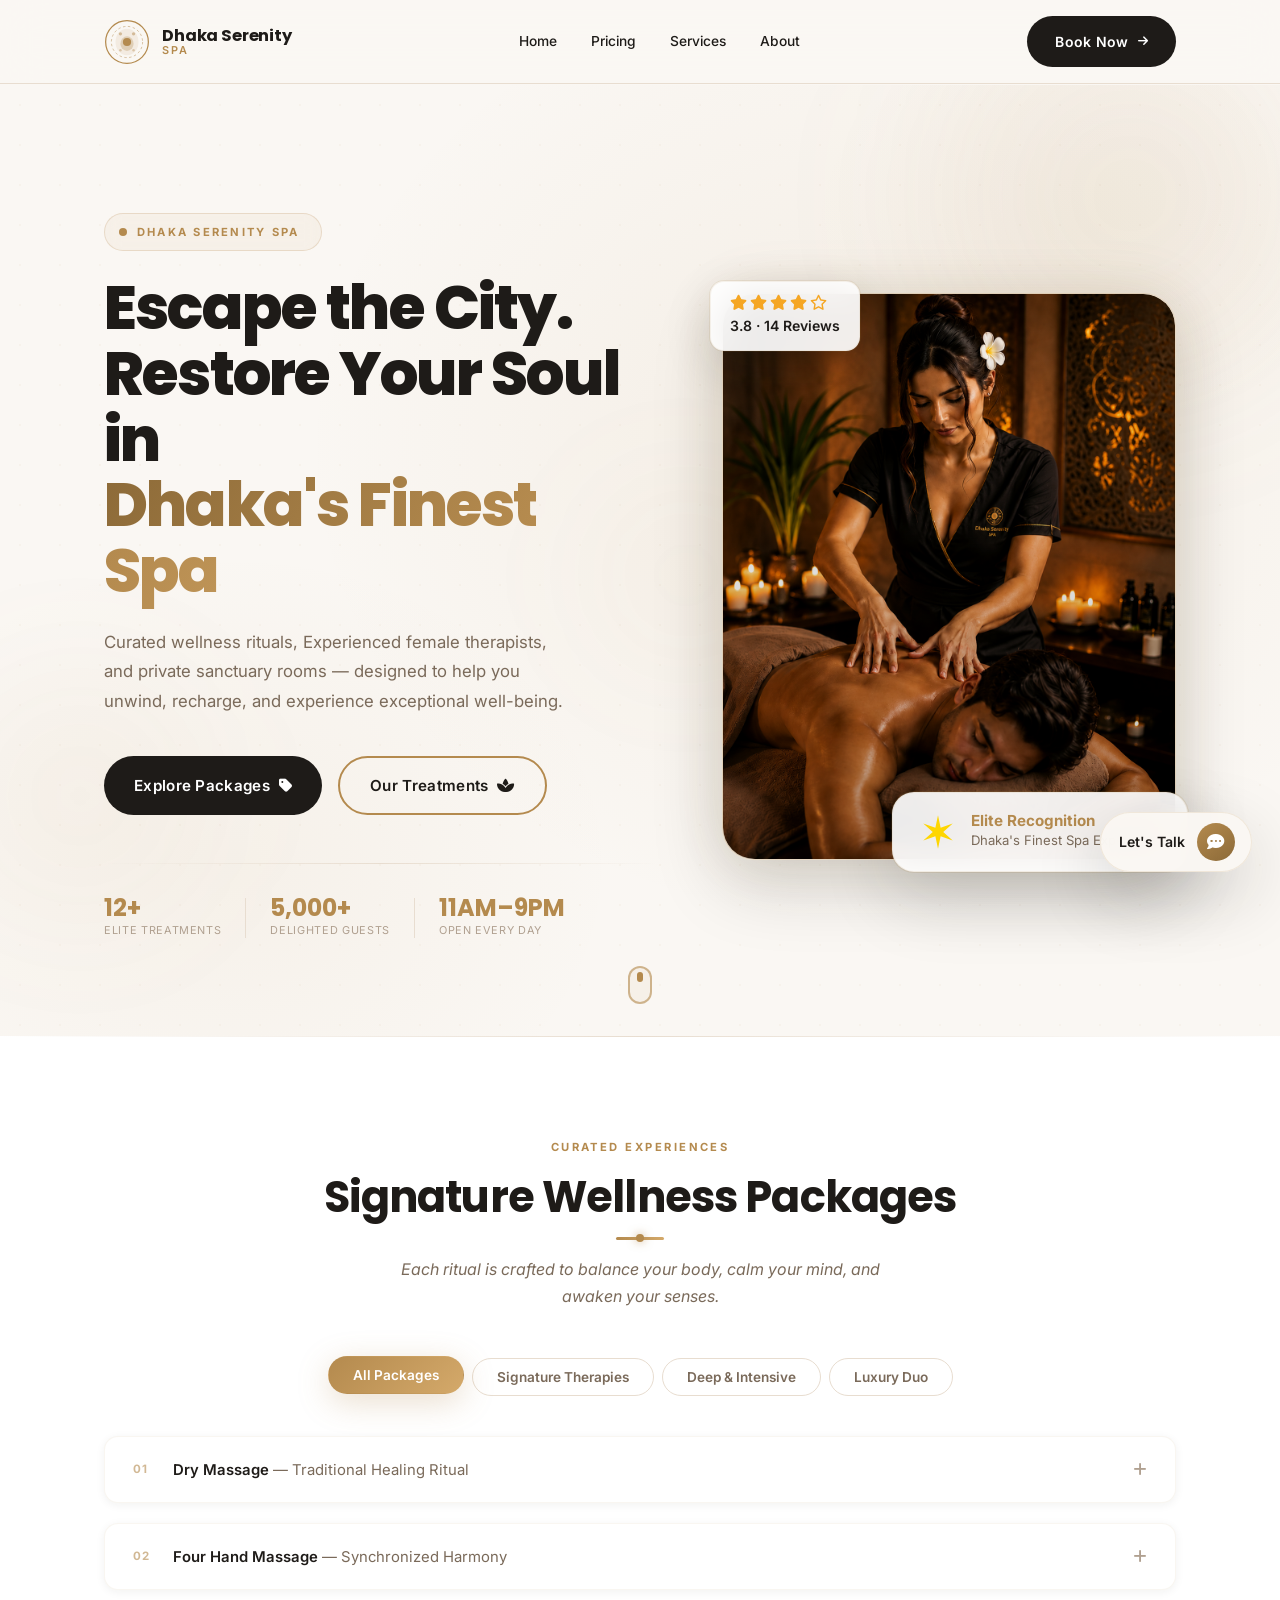
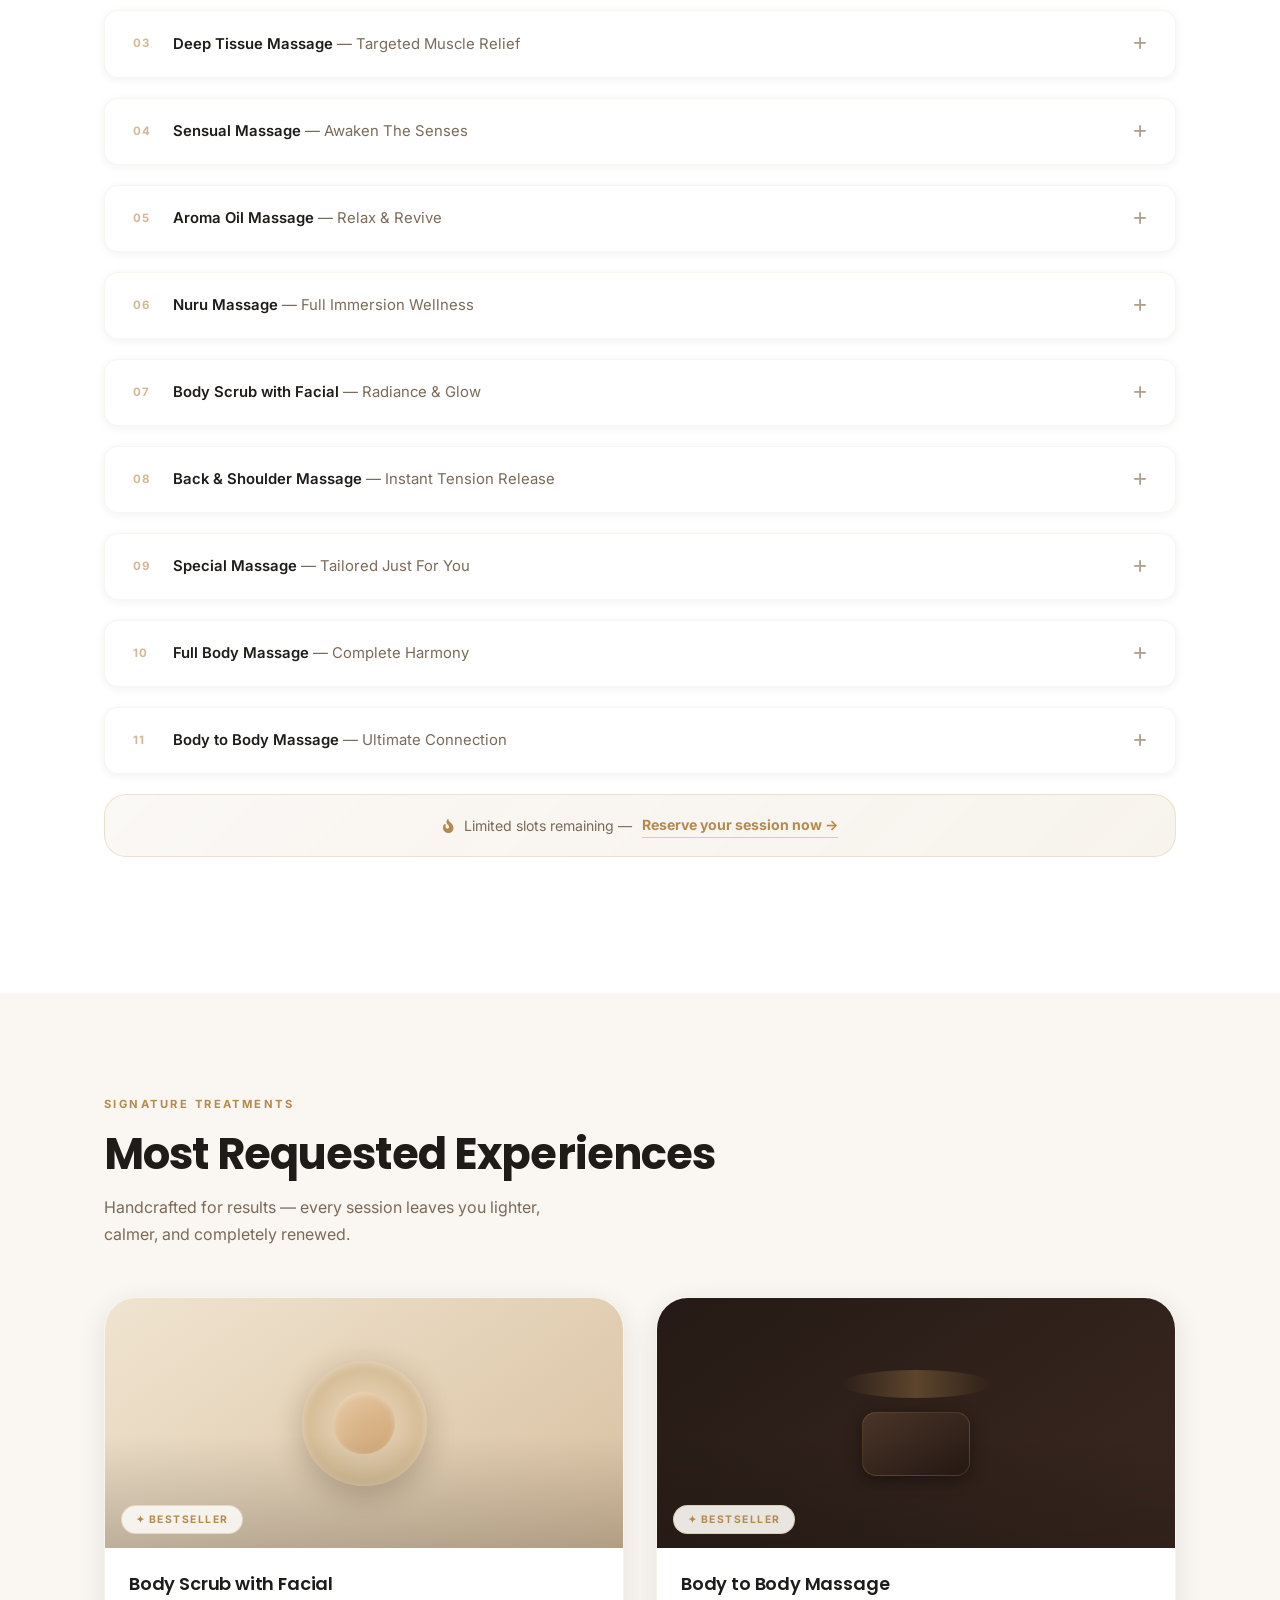
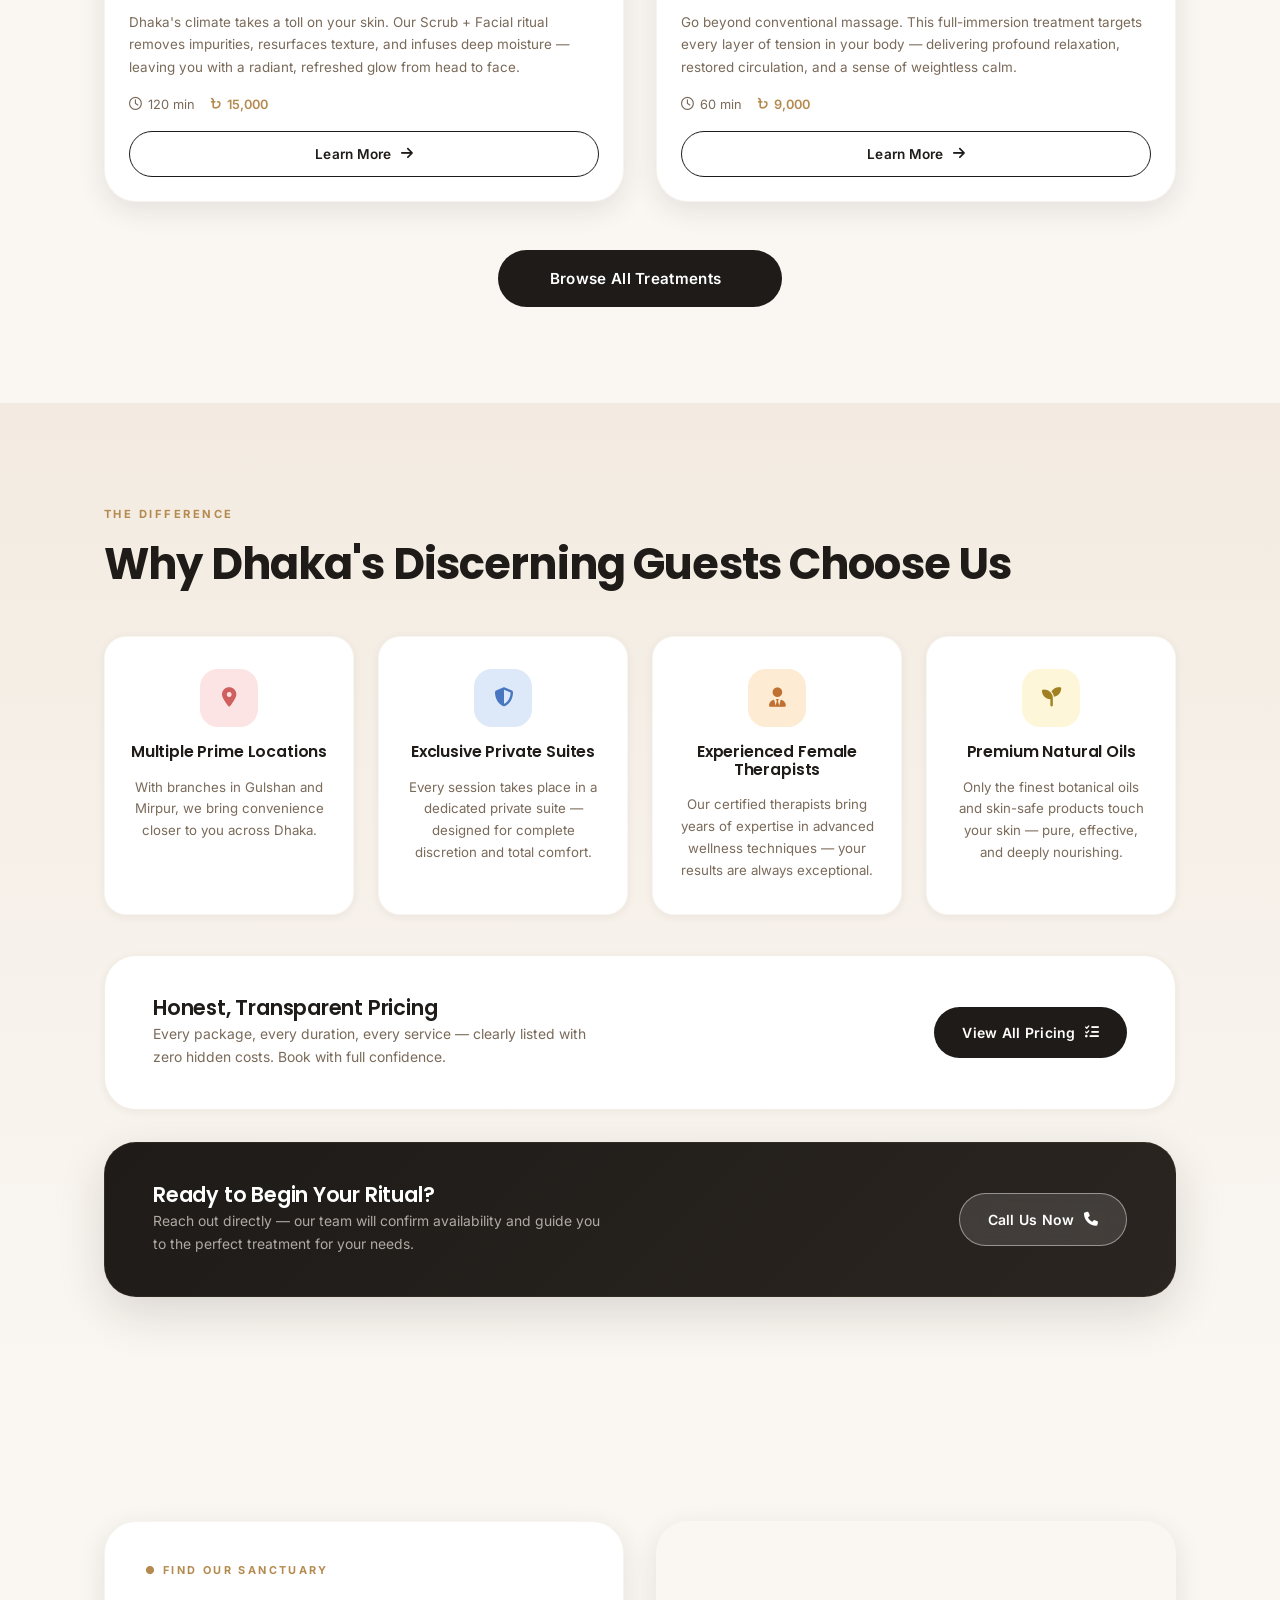
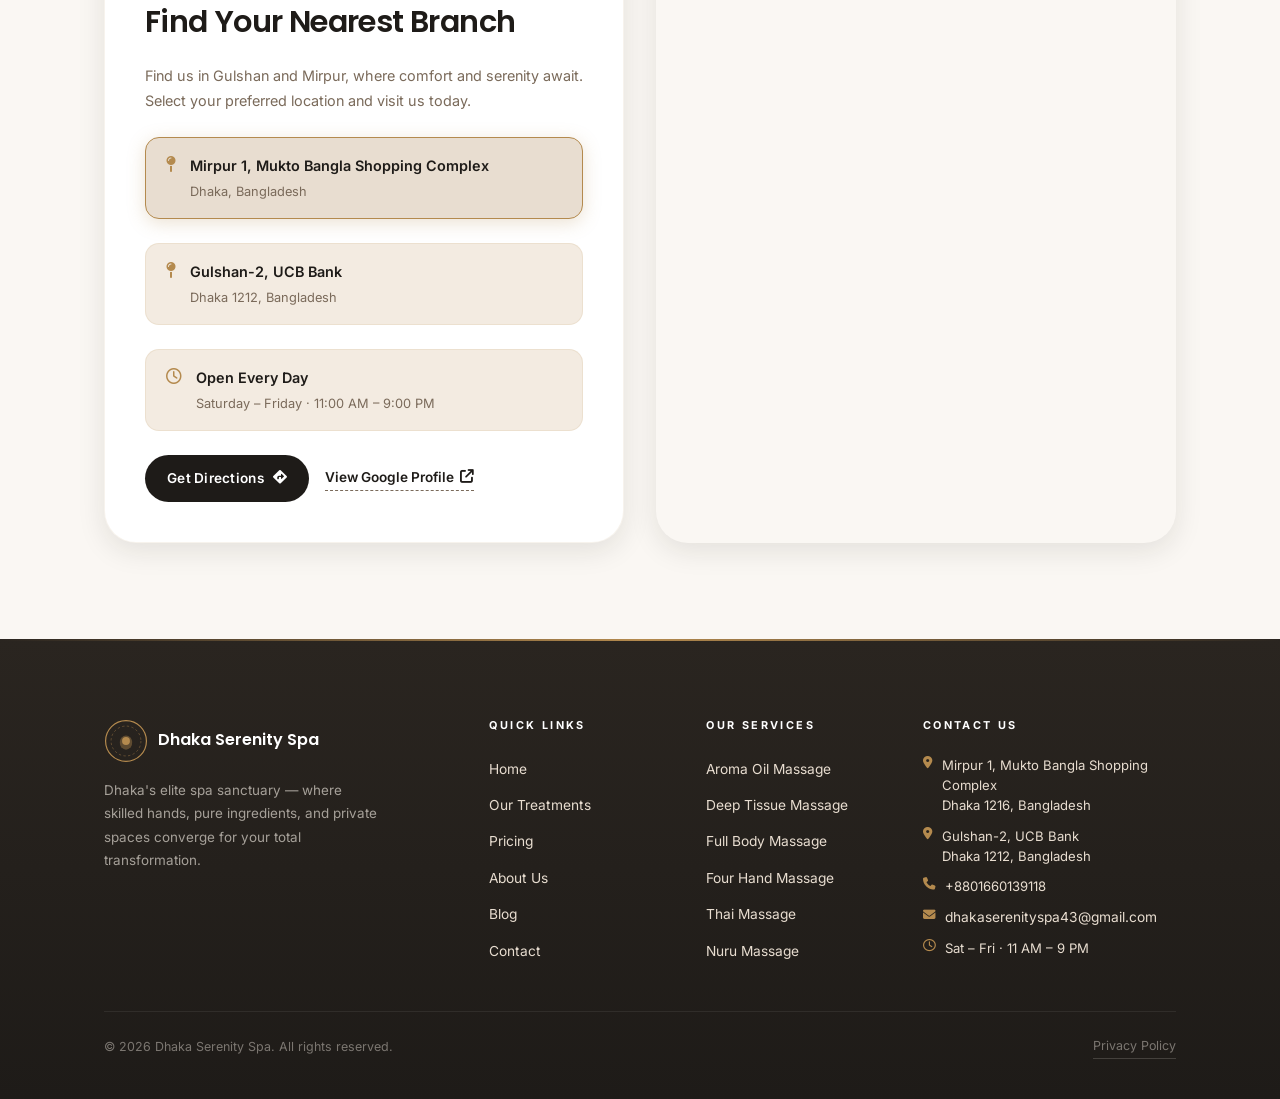
<file: index.html>
<!DOCTYPE html>
<html lang="en">
<head>
  <meta charset="UTF-8" />
  <meta name="viewport" content="width=device-width, initial-scale=1.0" />
  <meta name="description" content="Dhaka Serenity Spa – Dhaka's most premium spa sanctuary. Expert therapists, private suites & elite body treatments in Gulshan-1.">
  <title>Dhaka Serenity Spa – Elite Spa Sanctuary in Dhaka</title>

  <!-- Google Fonts: Poppins (headings) + Inter (body) -->
  <link rel="preconnect" href="https://fonts.googleapis.com" />
  <link rel="preconnect" href="https://fonts.gstatic.com" crossorigin />
  <link href="https://fonts.googleapis.com/css2?family=Poppins:wght@300;400;500;600;700;800;900&family=Inter:wght@300;400;500;600;700&display=swap" rel="stylesheet" />

  <!-- Font Awesome -->
  <link rel="stylesheet" href="https://cdnjs.cloudflare.com/ajax/libs/font-awesome/6.5.1/css/all.min.css" />

  <link rel="preload" href="styles.css" as="style" />
  <link rel="stylesheet" href="styles.css" />
</head>
<body>

  <!-- ============================================================
       PAGE LOADER
  ============================================================ -->
  <div id="page-loader" class="page-loader">
    <div class="loader-inner">
      <div class="loader-ring">
        <svg class="loader-logo" viewBox="0 0 80 80" fill="none" xmlns="http://www.w3.org/2000/svg">
          <circle cx="40" cy="40" r="36" stroke="#B48A4E" stroke-width="1.5"/>
          <circle cx="40" cy="40" r="28" stroke="#B48A4E" stroke-width="0.5" stroke-dasharray="4 4"/>
          <path d="M40 18 C28 18 20 28 20 40 C20 52 28 62 40 62 C52 62 60 52 60 40 C60 28 52 18 40 18Z" stroke="#B48A4E" stroke-width="1"/>
          <circle cx="40" cy="40" r="6" fill="#B48A4E"/>
          <line x1="40" y1="14" x2="40" y2="22" stroke="#B48A4E" stroke-width="1.5"/>
          <line x1="40" y1="58" x2="40" y2="66" stroke="#B48A4E" stroke-width="1.5"/>
          <line x1="14" y1="40" x2="22" y2="40" stroke="#B48A4E" stroke-width="1.5"/>
          <line x1="58" y1="40" x2="66" y2="40" stroke="#B48A4E" stroke-width="1.5"/>
        </svg>
      </div>
      <p class="loader-text">Dhaka Serenity Spa</p>
      <p class="loader-subtext">Crafting your escape…</p>
      <div class="loader-bar"><div class="loader-fill"></div></div>
    </div>
  </div>

  <!-- ============================================================
       NAVIGATION BAR
  ============================================================ -->
  <header class="navbar" id="navbar">
    <div class="nav-container">

      <a href="#" class="nav-logo" aria-label="Dhaka Serenity Spa Home">
        <div class="logo-mark">
          <svg viewBox="0 0 56 56" fill="none" xmlns="http://www.w3.org/2000/svg">
            <circle cx="28" cy="28" r="26" stroke="#B48A4E" stroke-width="1.5"/>
            <circle cx="28" cy="28" r="19" stroke="#B48A4E" stroke-width="0.6" stroke-dasharray="3 3"/>
            <path d="M28 12 C20 12 14 19 14 28 C14 37 20 44 28 44 C36 44 42 37 42 28 C42 19 36 12 28 12Z" fill="#F3EBE1"/>
            <path d="M22 24 Q28 18 34 24 Q38 30 34 36 Q28 42 22 36 Q18 30 22 24Z" fill="#B48A4E" opacity="0.3"/>
            <circle cx="28" cy="28" r="5" fill="#B48A4E"/>
            <circle cx="20" cy="18" r="2" fill="#B48A4E" opacity="0.5"/>
            <circle cx="36" cy="18" r="2" fill="#B48A4E" opacity="0.5"/>
            <circle cx="20" cy="38" r="1.5" fill="#B48A4E" opacity="0.4"/>
            <circle cx="36" cy="38" r="1.5" fill="#B48A4E" opacity="0.4"/>
          </svg>
        </div>
        <div class="logo-text">
          <span class="logo-name">Dhaka Serenity</span>
          <span class="logo-sub">Spa</span>
        </div>
      </a>

      <nav class="nav-links" id="nav-links" aria-label="Primary navigation">
        <span class="nav-pill-highlight" id="nav-pill"></span>
        <a href="#hero"      class="nav-link" data-nav>Home</a>
        <a href="pricing.html"   class="nav-link" data-nav>Pricing</a>
        <a href="services.html"  class="nav-link" data-nav>Services</a>
        <a href="about.html" class="nav-link" data-nav>About</a>
      </nav>

      <a href="book_now.html" class="btn btn-dark nav-cta">
        <span>Book Now</span>
        <i class="fa-solid fa-arrow-right btn-icon"></i>
      </a>

      <button class="hamburger" id="hamburger" aria-label="Toggle mobile menu" aria-expanded="false">
        <span></span><span></span><span></span>
      </button>
    </div>

    <div class="mobile-menu" id="mobile-menu" aria-hidden="true">
      <a href="#hero"      class="mobile-link">Home</a>
      <a href="pricing.html"   class="mobile-link">Pricing</a>
      <a href="services.html"  class="mobile-link">Services</a>
      <a href="about.html"     class="mobile-link">About</a>
      <a href="book_now.html"   class="btn btn-dark mobile-cta">Book Now</a>
    </div>
  </header>


  <!--============================================================
       HERO SECTION
============================================================ -->
<section class="hero-section" style="will-change: transform;" id="hero">
  <!-- Floating ambient orbs -->
  <div class="hero-orb hero-orb-1" aria-hidden="true"></div>
  <div class="hero-orb hero-orb-2" aria-hidden="true"></div>
  <div class="hero-orb hero-orb-3" aria-hidden="true"></div>

  <div class="hero-container">

    <!-- LEFT COLUMN -->
    <div class="hero-text-col">

      <div class="hero-badge reveal-up">
        <span class="badge-dot" id="badge-dot"></span>
        <span class="badge-text">DHAKA SERENITY SPA</span>
      </div>

      <h1 class="hero-h1 reveal-up" style="--delay:0.1s">
        Escape the City.<br>
        Restore Your Soul in<br>
        <span class="hero-h1-gradient">Dhaka's Finest Spa</span>
      </h1>

      <p class="hero-subtext reveal-up" style="--delay:0.2s">
        Curated wellness rituals, Experienced female therapists, and private sanctuary rooms — designed to help you unwind, recharge, and experience exceptional well-being.
      </p>

      <div class="hero-btns reveal-up" style="--delay:0.3s">
        <a href="#pricing" class="btn btn-dark btn-hero ripple-btn">
          <span>Explore Packages</span>
          <i class="fa-solid fa-tag"></i>
        </a>
        <a href="#services" class="btn btn-outline btn-hero">
          <span>Our Treatments</span>
          <i class="fa-solid fa-spa"></i>
        </a>
      </div>

      <div class="hero-stats reveal-up" style="--delay:0.4s">
        <div class="stats-divider"></div>
        <div class="stats-row">
          <div class="stat-item">
            <span class="stat-number">12+</span>
            <span class="stat-label">Elite Treatments</span>
          </div>
          <div class="stats-sep"></div>
          <div class="stat-item">
            <span class="stat-number">5000+</span>
            <span class="stat-label">Delighted Guests</span>
          </div>
          <div class="stats-sep"></div>
          <div class="stat-item">
            <span class="stat-number">11AM–9PM</span>
            <span class="stat-label">Open Every Day</span>
          </div>
        </div>
      </div>

    </div>

    <!-- RIGHT COLUMN: Visual -->
    <div class="hero-visual-col reveal-right">
      <div class="hero-visual-inner">

        <div class="hero-img-bg"></div>

        <!-- IMAGE -->
        <div class="hero-img-frame">
          <img src="hero-spa.png" class="hero-img" alt="Luxury Spa Experience">
        </div>

        <!-- Floating Award Badge -->
        <div class="floating-badge reveal-scale" id="floatingBadge" style="--delay:0.6s">
          <div class="fb-icon">
            <svg viewBox="0 0 40 40" fill="none" xmlns="http://www.w3.org/2000/svg" class="fb-sparkle">
              <path d="M20 4 L22.5 16 L34 12 L25 20 L34 28 L22.5 24 L20 36 L17.5 24 L6 28 L15 20 L6 12 L17.5 16 Z" fill="url(#goldGrad2)"/>
              <defs>
                <linearGradient id="goldGrad2" x1="0" y1="0" x2="40" y2="40">
                  <stop offset="0%" stop-color="#FFD700"/>
                  <stop offset="100%" stop-color="#B48A4E"/>
                </linearGradient>
              </defs>
            </svg>
          </div>
          <div class="fb-content">
            <span class="fb-title">Elite Recognition</span>
            <span class="fb-subtitle">Dhaka's Finest Spa Experience</span>
          </div>
        </div>

        <!-- Floating Rating Badge -->
        <div class="floating-rating-badge reveal-scale" style="--delay:0.7s">
          <div class="frb-stars">
            <i class="fa-solid fa-star"></i>
            <i class="fa-solid fa-star"></i>
            <i class="fa-solid fa-star"></i>
            <i class="fa-solid fa-star"></i>
            <i class="fa-regular fa-star"></i>
          </div>
          <span class="frb-text">3.8 · 14 Reviews</span>
        </div>

      </div>
    </div>

  </div> 
  <!-- SCROLL INDICATOR -->
<div class="scroll-indicator">
  <div class="scroll-track">
    <div class="scroll-dot"></div>
  </div>
</div>
</section> 
        

         


  <!-- ============================================================
       TABBED FILTER / ACCORDION
  ============================================================ -->
  <section class="accordion-section" id="packages">
    <div class="section-container">

      <div class="section-header center-text">
        <span class="section-tag reveal-up">CURATED EXPERIENCES</span>
        <h2 class="section-title reveal-up" style="--delay:0.1s">Signature Wellness Packages</h2>
        <div class="section-divider reveal-up" style="--delay:0.15s"></div>
        <p class="section-subtitle reveal-up" style="--delay:0.2s"><em>Each ritual is crafted to balance your body, calm your mind, and awaken your senses.</em></p>
      </div>

      <div class="tab-filter reveal-up" style="--delay:0.25s" role="tablist" aria-label="Service categories">
        <button class="tab-btn active" data-tab="all"        role="tab" aria-selected="true">All Packages</button>
        <button class="tab-btn"        data-tab="signature"  role="tab" aria-selected="false">Signature Therapies</button>
        <button class="tab-btn"        data-tab="deep"       role="tab" aria-selected="false">Deep &amp; Intensive</button>
        <button class="tab-btn"        data-tab="duo"        role="tab" aria-selected="false">Luxury Duo</button>
      </div>

     <!-- 01 -->
      <div class="accordion-list reveal-up" style="--delay:0.3s" id="accordionList">
<div class="accordion-item" data-category="all signature" tabindex="0">
  <div class="acc-left">
    <span class="acc-number">01</span>
    <span class="acc-title">Dry Massage <span class="acc-sub">— Traditional Healing Ritual</span></span>
  </div>
  <span class="acc-icon"><i class="fa-solid fa-plus"></i></span>
</div>
<div class="accordion-content">
  <div class="acc-content-inner">
    <p class="acc-desc">Rooted in ancient healing traditions, this oil-free massage targets pressure points and applies deep rhythmic stretching to dissolve chronic tension — no oils, just skilled hands and focused technique.</p>
    <div class="acc-prices">
      <span class="price-pill">60 min – 6,000 Tk</span>
      <span class="divider"></span>
      <span class="price-pill">90 min – 9,000 Tk</span>
      <span class="divider"></span>
      <span class="price-pill">120 min – 11,000 Tk</span>
    </div>
    <p class="acc-benefit">Increases flexibility & blood flow. Best for office stress.</p>
  </div>
</div>

<!-- 02 -->
<div class="accordion-item" data-category="all duo" tabindex="0">
  <div class="acc-left">
    <span class="acc-number">02</span>
    <span class="acc-title">Four Hand Massage <span class="acc-sub">— Synchronized Harmony</span></span>
  </div>
  <span class="acc-icon"><i class="fa-solid fa-plus"></i></span>
</div>
<div class="accordion-content">
  <div class="acc-content-inner">
    <p class="acc-desc">Two therapists move in perfect unison across your body, creating a seamless, almost meditative flow of touch. The mirrored movements trick the mind into deeper relaxation than a single therapist can achieve.</p>
    <div class="acc-prices">
      <span class="price-pill">60 min – 6,000 Tk</span>
      <span class="divider"></span>
      <span class="price-pill">90 min – 9,000 Tk</span>
      <span class="divider"></span>
      <span class="price-pill">120 min – 11,000 Tk</span>
    </div>
    <p class="acc-benefit">Deeply sedating. Ideal for anxiety & mental fatigue.</p>
  </div>
</div>

<!-- 03 -->
<div class="accordion-item" data-category="all deep" tabindex="0">
  <div class="acc-left">
    <span class="acc-number">03</span>
    <span class="acc-title">Deep Tissue Massage <span class="acc-sub">— Targeted Muscle Relief</span></span>
  </div>
  <span class="acc-icon"><i class="fa-solid fa-plus"></i></span>
</div>
<div class="accordion-content">
  <div class="acc-content-inner">
    <p class="acc-desc">Slow, deliberate strokes reach beneath the superficial muscles to break down adhesions and knots in the connective tissue. Designed for those carrying long-term muscular strain or recovering from physical overuse.</p>
    <div class="acc-prices">
      <span class="price-pill">60 min – 6,000 Tk</span>
      <span class="divider"></span>
      <span class="price-pill">90 min – 9,000 Tk</span>
      <span class="divider"></span>
      <span class="price-pill">120 min – 11,000 Tk</span>
    </div>
    <p class="acc-benefit">Relieves chronic pain & stiffness. Best post-workout recovery.</p>
  </div>
</div>

<!-- 04 -->
<div class="accordion-item" data-category="all signature" tabindex="0">
  <div class="acc-left">
    <span class="acc-number">04</span>
    <span class="acc-title">Sensual Massage <span class="acc-sub">— Awaken The Senses</span></span>
  </div>
  <span class="acc-icon"><i class="fa-solid fa-plus"></i></span>
</div>
<div class="accordion-content">
  <div class="acc-content-inner">
    <p class="acc-desc">A slow, exploratory full-body experience designed to heighten bodily awareness and dissolve inhibition. Gentle feather strokes and deliberate touch work together to awaken every nerve ending and restore sensory connection.</p>
    <div class="acc-prices">
      <span class="price-pill">60 min – 6,000 Tk</span>
      <span class="divider"></span>
      <span class="price-pill">90 min – 9,000 Tk</span>
      <span class="divider"></span>
      <span class="price-pill">120 min – 11,000 Tk</span>
    </div>
    <p class="acc-benefit">Restores mind-body connection. Perfect for deep personal unwinding.</p>
  </div>
</div>

<!-- 05 -->
<div class="accordion-item" data-category="all signature" tabindex="0">
  <div class="acc-left">
    <span class="acc-number">05</span>
    <span class="acc-title">Aroma Oil Massage <span class="acc-sub">— Relax &amp; Revive</span></span>
  </div>
  <span class="acc-icon"><i class="fa-solid fa-plus"></i></span>
</div>
<div class="accordion-content">
  <div class="acc-content-inner">
    <p class="acc-desc">Premium essential oils — chosen to match your mood and needs — are blended into long, flowing strokes that ease tension while their therapeutic scent calms the nervous system. Your skin drinks in nourishment as your mind exhales.</p>
    <div class="acc-prices">
      <span class="price-pill">60 min – 6,000 Tk</span>
      <span class="divider"></span>
      <span class="price-pill">90 min – 9,000 Tk</span>
      <span class="divider"></span>
      <span class="price-pill">120 min – 11,000 Tk</span>
    </div>
    <p class="acc-benefit">Nourishes skin & calms nerves. Great for sleep improvement.</p>
  </div>
</div>

<!-- 06 -->
<div class="accordion-item" data-category="all deep" tabindex="0">
  <div class="acc-left">
    <span class="acc-number">06</span>
    <span class="acc-title">Nuru Massage <span class="acc-sub">— Full Immersion Wellness</span></span>
  </div>
  <span class="acc-icon"><i class="fa-solid fa-plus"></i></span>
</div>
<div class="accordion-content">
  <div class="acc-content-inner">
    <p class="acc-desc">Originating in Japan, this full-body immersion technique uses a warm, ultra-slick nuru gel derived from seaweed. The frictionless gliding motions cover every muscle group for a profoundly deep release that conventional massage cannot replicate.</p>
    <div class="acc-prices">
      <span class="price-pill">60 min – 6,000 Tk</span>
      <span class="divider"></span>
      <span class="price-pill">90 min – 9,000 Tk</span>
      <span class="divider"></span>
      <span class="price-pill">120 min – 11,000 Tk</span>
    </div>
    <p class="acc-benefit">Full-body tension release. Unique sensory experience.</p>
  </div>
</div>

<!-- 07 -->
<div class="accordion-item" data-category="all signature" tabindex="0">
  <div class="acc-left">
    <span class="acc-number">07</span>
    <span class="acc-title">Body Scrub with Facial <span class="acc-sub">— Radiance &amp; Glow</span></span>
  </div>
  <span class="acc-icon"><i class="fa-solid fa-plus"></i></span>
</div>
<div class="accordion-content">
  <div class="acc-content-inner">
    <p class="acc-desc">A dual-action treatment that exfoliates the entire body with a fine mineral scrub to reveal fresh, luminous skin — then pairs it with a targeted facial cleanse and hydration ritual, leaving face and body glowing in unison.</p>
    <div class="acc-prices">
      <span class="price-pill">60 min – 6,000 Tk</span>
      <span class="divider"></span>
      <span class="price-pill">90 min – 9,000 Tk</span>
      <span class="divider"></span>
      <span class="price-pill">120 min – 11,000 Tk</span>
    </div>
    <p class="acc-benefit">Removes dead skin & brightens complexion. Ideal pre-event treatment.</p>
  </div>
</div>

<!-- 08 -->
<div class="accordion-item" data-category="all deep" tabindex="0">
  <div class="acc-left">
    <span class="acc-number">08</span>
    <span class="acc-title">Back &amp; Shoulder Massage <span class="acc-sub">— Instant Tension Release</span></span>
  </div>
  <span class="acc-icon"><i class="fa-solid fa-plus"></i></span>
</div>
<div class="accordion-content">
  <div class="acc-content-inner">
    <p class="acc-desc">A focused, high-impact session targeting the two areas that bear the most daily strain — the upper back and shoulder girdle. Therapists use firm kneading and cross-fiber friction to break up knots and restore range of motion fast.</p>
    <div class="acc-prices">
      <span class="price-pill">60 min – 6,000 Tk</span>
      <span class="divider"></span>
      <span class="price-pill">90 min – 9,000 Tk</span>
      <span class="divider"></span>
      <span class="price-pill">120 min – 11,000 Tk</span>
    </div>
    <p class="acc-benefit">Fast-acting knot relief. Perfect for desk workers & drivers.</p>
  </div>
</div>

<!-- 09 -->
<div class="accordion-item" data-category="all signature" tabindex="0">
  <div class="acc-left">
    <span class="acc-number">09</span>
    <span class="acc-title">Special Massage <span class="acc-sub">— Tailored Just For You</span></span>
  </div>
  <span class="acc-icon"><i class="fa-solid fa-plus"></i></span>
</div>
<div class="accordion-content">
  <div class="acc-content-inner">
    <p class="acc-desc">Your body, your rules. Our therapist consults with you before the session to build a fully bespoke treatment — drawing from our full range of techniques, pressures, and focus areas to match exactly what you need that day.</p>
    <div class="acc-prices">
      <span class="price-pill">60 min – 6,000 Tk</span>
      <span class="divider"></span>
      <span class="price-pill">90 min – 9,000 Tk</span>
      <span class="divider"></span>
      <span class="price-pill">120 min – 11,000 Tk</span>
    </div>
    <p class="acc-benefit">Fully personalized. No two sessions are the same.</p>
  </div>
</div>

<!-- 10 -->
<div class="accordion-item" data-category="all deep" tabindex="0">
  <div class="acc-left">
    <span class="acc-number">10</span>
    <span class="acc-title">Full Body Massage <span class="acc-sub">— Complete Harmony</span></span>
  </div>
  <span class="acc-icon"><i class="fa-solid fa-plus"></i></span>
</div>
<div class="accordion-content">
  <div class="acc-content-inner">
    <p class="acc-desc">A head-to-toe journey through every major muscle group, balancing relaxation strokes with therapeutic pressure to leave the whole body feeling unified and at ease. The definitive reset for a tired body and an overworked mind.</p>
    <div class="acc-prices">
      <span class="price-pill">60 min – 6,000 Tk</span>
      <span class="divider"></span>
      <span class="price-pill">90 min – 9,000 Tk</span>
      <span class="divider"></span>
      <span class="price-pill">120 min – 11,000 Tk</span>
    </div>
    <p class="acc-benefit">Total body reset. The ultimate stress & fatigue solution.</p>
  </div>
</div>

<!-- 11 -->
<div class="accordion-item" data-category="all duo" tabindex="0">
  <div class="acc-left">
    <span class="acc-number">11</span>
    <span class="acc-title">Body to Body Massage <span class="acc-sub">— Ultimate Connection</span></span>
  </div>
  <span class="acc-icon"><i class="fa-solid fa-plus"></i></span>
</div>
<div class="accordion-content">
  <div class="acc-content-inner">
    <p class="acc-desc">An intimate full-body technique where the therapist uses their own body to apply continuous, flowing pressure — creating warmth and deep contact across every surface. The result is an unmatched sense of physical release and presence.</p>
    <div class="acc-prices">
      <span class="price-pill">60 min – 6,000 Tk</span>
      <span class="divider"></span>
      <span class="price-pill">90 min – 9,000 Tk</span>
      <span class="divider"></span>
      <span class="price-pill">120 min – 11,000 Tk</span>
    </div>
    <p class="acc-benefit">Maximum physical release. Deeply immersive & restorative.</p>
  </div>
</div>

      <div class="announcement-bar reveal-scale" style="--delay:0.35s">
        <i class="fa-solid fa-fire-flame-curved ann-icon"></i>
        Limited slots remaining —
        <a href="#contact" class="ann-link">Reserve your session now →</a>
      </div>

    </div>
  </section>


  <!-- ============================================================
       SERVICE CARDS
  ============================================================ -->
  <section class="services-section" id="services">
    <div class="section-container">

      <div class="section-header left-text">
        <span class="section-tag reveal-up">SIGNATURE TREATMENTS</span>
        <h2 class="section-title reveal-up" style="--delay:0.1s">Most Requested Experiences</h2>
        <p class="section-desc reveal-up" style="--delay:0.2s">Handcrafted for results — every session leaves you lighter, calmer, and completely renewed.</p>
      </div>

      <div class="services-grid">

        <!-- Card A: Body Scrub with Facial -->
        <div class="service-card reveal-up" style="--delay:0.25s">
          <div class="card-img-wrap">
            <div class="card-img card-img-a">
              <div class="card-img-overlay"></div>
              <div class="card-visual-a">
                <div class="cv-circle"></div>
                <div class="cv-face"></div>
                <div class="cv-glow"></div>
              </div>
            </div>
            <span class="card-pill-label">✦ BESTSELLER</span>
          </div>
          <div class="card-body">
            <h3 class="card-title">Body Scrub with Facial</h3>
            <p class="card-excerpt">Dhaka's climate takes a toll on your skin. Our Scrub + Facial ritual removes impurities, resurfaces texture, and infuses deep moisture — leaving you with a radiant, refreshed glow from head to face.</p>
            <div class="card-meta">
              <span class="card-meta-item"><i class="fa-regular fa-clock"></i> 120 min</span>
              <span class="card-meta-item card-price"><i class="fa-solid fa-bangladeshi-taka-sign"></i> 15,000</span>
            </div>
            <a href="#" class="btn btn-outline-dark card-btn">
              <span>Learn More</span>
              <i class="fa-solid fa-arrow-right"></i>
            </a>
          </div>
        </div>

        <!-- Card B: Body to Body Massage -->
        <div class="service-card reveal-up" style="--delay:0.35s">
          <div class="card-img-wrap">
            <div class="card-img card-img-b">
              <div class="card-img-overlay"></div>
              <div class="card-visual-b">
                <div class="cv-hands"></div>
                <div class="cv-body"></div>
                <div class="cv-shimmer"></div>
              </div>
            </div>
            <span class="card-pill-label">✦ BESTSELLER</span>
          </div>
          <div class="card-body">
            <h3 class="card-title">Body to Body Massage</h3>
            <p class="card-excerpt">Go beyond conventional massage. This full-immersion treatment targets every layer of tension in your body — delivering profound relaxation, restored circulation, and a sense of weightless calm.</p>
            <div class="card-meta">
              <span class="card-meta-item"><i class="fa-regular fa-clock"></i> 60 min</span>
              <span class="card-meta-item card-price"><i class="fa-solid fa-bangladeshi-taka-sign"></i> 9,000</span>
            </div>
            <a href="#" class="btn btn-outline-dark card-btn">
              <span>Learn More</span>
              <i class="fa-solid fa-arrow-right"></i>
            </a>
          </div>
        </div>

      </div>

      <div class="services-cta-wrap reveal-up" style="--delay:0.45s">
        <a href="#packages" class="btn btn-dark btn-wide ripple-btn">
          <span>Browse All Treatments</span>
          <i class="fa-solid fa-grid-2"></i>
        </a>
      </div>

    </div>
  </section>


  <!-- ============================================================
       WHY CHOOSE US + CTA BANNERS
  ============================================================ -->
  <section class="why-section" id="about">
    <div class="section-container">

      <div class="section-header left-text">
        <span class="section-tag reveal-up">THE DIFFERENCE</span>
        <h2 class="section-title reveal-up" style="--delay:0.1s">Why Dhaka's Discerning Guests Choose Us</h2>
      </div>

      <div class="features-grid">

        <div class="feature-card reveal-up" style="--delay:0.15s">
          <div class="feature-icon-wrap feature-icon-pink">
            <i class="fa-solid fa-location-dot feature-icon"></i>
          </div>
         <h4 class="feature-title">Multiple Prime Locations</h4>
<p class="feature-body">With branches in Gulshan and Mirpur, we bring convenience closer to you across Dhaka.</p>
        </div>

        <div class="feature-card reveal-up" style="--delay:0.25s">
          <div class="feature-icon-wrap feature-icon-blue">
            <i class="fa-solid fa-shield-halved feature-icon"></i>
          </div>
          <h4 class="feature-title">Exclusive Private Suites</h4>
          <p class="feature-body">Every session takes place in a dedicated private suite — designed for complete discretion and total comfort.</p>
        </div>

        <div class="feature-card reveal-up" style="--delay:0.35s">
          <div class="feature-icon-wrap feature-icon-orange">
            <i class="fa-solid fa-user-tie feature-icon"></i>
          </div>
          <h4 class="feature-title">Experienced Female Therapists</h4>
          <p class="feature-body">Our certified therapists bring years of expertise in advanced wellness techniques — your results are always exceptional.</p>
        </div>

        <div class="feature-card reveal-up" style="--delay:0.45s">
          <div class="feature-icon-wrap feature-icon-yellow">
            <i class="fa-solid fa-seedling feature-icon"></i>
          </div>
          <h4 class="feature-title">Premium Natural Oils</h4>
          <p class="feature-body">Only the finest botanical oils and skin-safe products touch your skin — pure, effective, and deeply nourishing.</p>
        </div>

      </div>

      <!-- Pricing CTA Banner -->
      <div class="cta-banner cta-banner-light reveal-up" style="--delay:0.2s" id="pricing">
        <div class="cta-banner-text">
          <h3 class="cta-banner-title">Honest, Transparent Pricing</h3>
          <p class="cta-banner-desc">Every package, every duration, every service — clearly listed with zero hidden costs. Book with full confidence.</p>
        </div>
        <a href="#packages" class="btn btn-dark ripple-btn">
          <span>View All Pricing</span>
          <i class="fa-solid fa-list-check"></i>
        </a>
      </div>

      <!-- Contact / Booking Banner -->
      <div class="cta-banner cta-banner-dark reveal-up" style="--delay:0.3s" id="contact">
        <div class="cta-banner-text">
          <h3 class="cta-banner-title cta-title-white">Ready to Begin Your Ritual?</h3>
          <p class="cta-banner-desc cta-desc-gold">Reach out directly — our team will confirm availability and guide you to the perfect treatment for your needs.</p>
        </div>
        <a href="tel:+8801660139118" class="btn btn-ghost-white ripple-btn">
          <span>Call Us Now</span>
          <i class="fa-solid fa-phone"></i>
        </a>
      </div>

    </div>
  </section>


  <!-- ============================================================
       LOCATION & CONTACT
  ============================================================ -->
  <section class="location-section" id="location">
    <div class="section-container">

      <div class="location-grid">

        <!-- Left Info Card -->
        <div class="loc-card loc-info-card reveal-up">
          <span class="section-tag loc-tag">● FIND OUR SANCTUARY</span>
          <h2 class="loc-title">Find Your Nearest Branch</h2>
          <p class="loc-body">Find us in Gulshan and Mirpur, where comfort and serenity await. Select your preferred location and visit us today.</p>

<div class="loc-address-box loc-location active"
     data-map="https://maps.google.com/maps?q=23.7956136,90.3536549&t=&z=15&ie=UTF8&iwloc=&output=embed"
     data-direction="https://www.google.com/maps/dir/?api=1&destination=23.7956136,90.3536549">
  <i class="fa-solid fa-map-pin loc-pin"></i>
  <div>
    <p class="loc-addr-line1">Mirpur 1, Mukto Bangla Shopping Complex</p>
    <p class="loc-addr-line2">Dhaka, Bangladesh</p>
  </div>
</div>
        <div class="loc-address-box loc-location"
     data-map="https://maps.google.com/maps?q=23.7875442,90.4160099&t=&z=15&ie=UTF8&iwloc=&output=embed"
     data-direction="https://www.google.com/maps/dir/?api=1&destination=23.7875442,90.4160099">
  <i class="fa-solid fa-map-pin loc-pin"></i>
  <div>
    <p class="loc-addr-line1">Gulshan-2, UCB Bank</p>
    <p class="loc-addr-line2">Dhaka 1212, Bangladesh</p>
  </div>
</div>


          <div class="loc-hours-box">
            <i class="fa-regular fa-clock loc-clock"></i>
            <div>
              <p class="loc-addr-line1">Open Every Day</p>
              <p class="loc-addr-line2">Saturday – Friday · 11:00 AM – 9:00 PM</p>
            </div>
          </div>

          <div class="loc-actions">
            <a id="directionBtn"
              href="https://www.google.com/maps/dir//Dhaka+Serenity+Spa,+80+Road+No.+11,+Dhaka+1213/@23.7908285,90.4091438,18z/data=!4m16!1m7!3m6!1s0x3755c6e06955e091:0x7b11ff58e26d205c!2sDhaka+Serenity+Spa!8m2!3d23.7902726!4d90.4094053!16s%2Fg%2F11b8v9kmqh!4m7!1m0!1m5!1m1!1s0x3755c6e06955e091:0x7b11ff58e26d205c!2m2!1d90.4094104!2d23.7903087?entry=ttu&g_ep=EgoyMDI2MDUyNy4wIKXMDSoASAFQAw%3D%3D" target="_blank" class="btn btn-dark ripple-btn loc-btn"
              target="_blank"
              class="btn btn-dark ripple-btn loc-btn">
             <span>Get Directions</span>
              <i class="fa-solid fa-diamond-turn-right"></i>
            </a>
            <a href="https://maps.google.com/" target="_blank" class="loc-glink">
              View Google Profile
              <i class="fa-solid fa-arrow-up-right-from-square"></i>
            </a>
          </div>
        </div>

        <!-- Right Map Card -->
       <div class="loc-card loc-map-card reveal-right">
<iframe
  id="mapFrame"
  title="Location map"
  src="https://maps.google.com/maps?q=23.7956136,90.3536549&output=embed"
  width="100%"
  height="100%"
  style="border:0; border-radius: 20px;"
  allowfullscreen=""
  loading="lazy">
</iframe>
</div>      </div>
    </div>
  </section>


  <!-- ============================================================
       FOOTER
  ============================================================ -->
  <footer class="site-footer" id="footer">
    <div class="footer-container">

      <div class="footer-grid">

        <div class="footer-col footer-brand">
          <div class="footer-logo">
            <svg viewBox="0 0 56 56" fill="none" xmlns="http://www.w3.org/2000/svg" class="footer-logo-svg">
              <circle cx="28" cy="28" r="26" stroke="#B48A4E" stroke-width="1.5"/>
              <circle cx="28" cy="28" r="19" stroke="#B48A4E" stroke-width="0.5" stroke-dasharray="3 3"/>
              <path d="M22 24 Q28 18 34 24 Q38 30 34 36 Q28 42 22 36 Q18 30 22 24Z" fill="#B48A4E" opacity="0.4"/>
              <circle cx="28" cy="28" r="5" fill="#B48A4E"/>
            </svg>
            <span class="footer-brand-name">Dhaka Serenity Spa</span>
          </div>
          <p class="footer-brand-desc">Dhaka's elite spa sanctuary — where skilled hands, pure ingredients, and private spaces converge for your total transformation.</p>
        </div>

        <div class="footer-col">
          <h5 class="footer-col-title">QUICK LINKS</h5>
          <ul class="footer-links">
            <li><a href="#hero"     class="footer-link">Home</a></li>
            <li><a href="#services" class="footer-link">Our Treatments</a></li>
            <li><a href="#pricing"  class="footer-link">Pricing</a></li>
            <li><a href="#about"    class="footer-link">About Us</a></li>
            <li><a href="#blog"     class="footer-link">Blog</a></li>
            <li><a href="#contact"  class="footer-link">Contact</a></li>
          </ul>
        </div>

        <div class="footer-col">
          <h5 class="footer-col-title">OUR SERVICES</h5>
          <ul class="footer-links">
            <li><a href="#packages" class="footer-link">Aroma Oil Massage</a></li>
            <li><a href="#packages" class="footer-link">Deep Tissue Massage</a></li>
            <li><a href="#packages" class="footer-link">Full Body Massage</a></li>
            <li><a href="#packages" class="footer-link">Four Hand Massage</a></li>
            <li><a href="#packages" class="footer-link">Thai Massage</a></li>
            <li><a href="#packages" class="footer-link">Nuru Massage</a></li>
          </ul>
        </div>

        <div class="footer-col">
          <h5 class="footer-col-title">CONTACT US</h5>
          <ul class="footer-contact">
            <li><i class="fa-solid fa-location-dot fc-icon"></i> Mirpur 1, Mukto Bangla Shopping Complex</li>
            <li><i class="fa-solid fa-location-dot fc-icon" style="opacity:0"></i> Dhaka 1216, Bangladesh</li>
            <li><i class="fa-solid fa-location-dot fc-icon"></i>Gulshan-2, UCB Bank</li>
            <li><i class="fa-solid fa-location-dot fc-icon" style="opacity:0"></i> Dhaka 1212, Bangladesh</li>
            <li><i class="fa-solid fa-phone fc-icon"></i> +8801660139118</li>
            <li><i class="fa-solid fa-envelope fc-icon"></i>
              <a href="mailto:dhakaserenityspa43@gmail.com" class="footer-link footer-email">dhakaserenityspa43@gmail.com</a>
            </li>
            <li><i class="fa-regular fa-clock fc-icon"></i> Sat – Fri · 11 AM – 9 PM</li>
          </ul>
        </div>

      </div>

      <div class="footer-divider"></div>
      <div class="footer-sub">
        <span class="footer-copy">© 2026 Dhaka Serenity Spa. All rights reserved.</span>
        <a href="#" class="footer-link footer-privacy">Privacy Policy</a>
      </div>

    </div>
  </footer>


  <!-- ============================================================
       CHAT WIDGET
  ============================================================ -->
  <div class="chat-widget" id="chatWidget">
    <div class="chat-stack" id="chatStack">
      <a href="tel:+8801660139118" class="chat-token chat-call" title="Call Now" aria-label="Call us directly">
        <i class="fa-solid fa-phone-volume"></i>
      </a>
      <a href="https://wa.me/8801660139118" class="chat-token chat-whatsapp" title="WhatsApp" aria-label="Chat on WhatsApp" target="_blank">
        <i class="fa-brands fa-whatsapp"></i>
      </a>
    </div>
        <div class="chat-pill" id="chatPill" role="button" tabindex="0" aria-expanded="false" aria-label="Open contact options">
      <span class="chat-pill-text">Let's Talk</span>
      <div class="chat-pill-avatar">
       <i class="fa-solid fa-comment-dots chat-avatar-icon"></i>
      </div>
    </div>
 

        <div class="chat-close" id="chatClose" role="button" tabindex="0" aria-label="Close contact menu">
      <i class="fa-solid fa-xmark chat-x"></i>
    </div>
  </div>

  <!-- BACK TO TOP -->
  <button class="back-to-top" id="backToTop" aria-label="Back to top">
    <i class="fa-solid fa-chevron-up"></i>
  </button>

  <script src="script.js"></script>
</body>
</html>
</file>
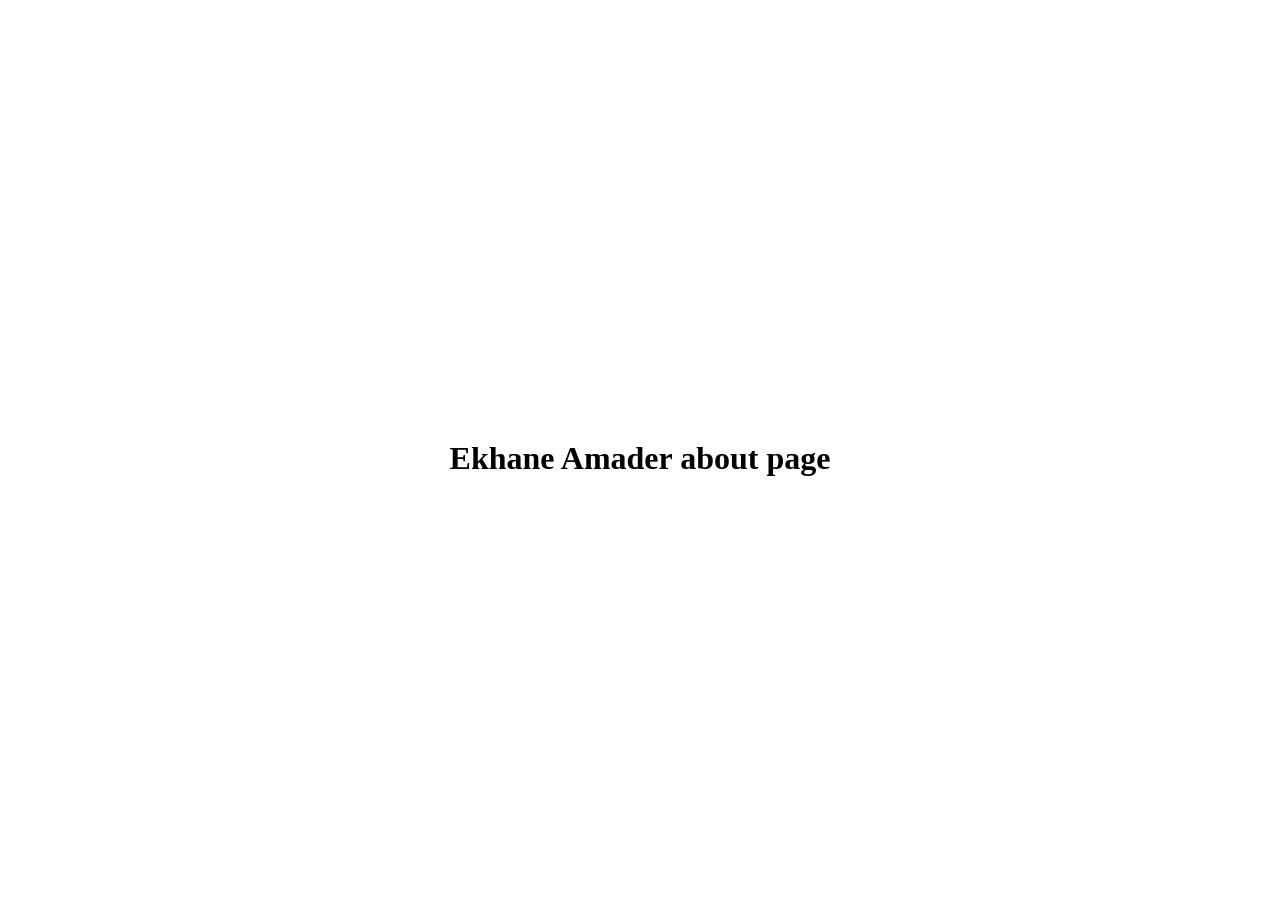
<file: about.html>
<!DOCTYPE html>
<html lang="en">
<head>
    <meta charset="UTF-8">
    <meta name="viewport" content="width=device-width, initial-scale=1.0">
    <title>About</title>
  <link rel="stylesheet" href="about.css">
</head>
<body>
    <h1>Ekhane Amader about page</h1>
  <script src="about.js"></script>
</body>
</html>
</file>
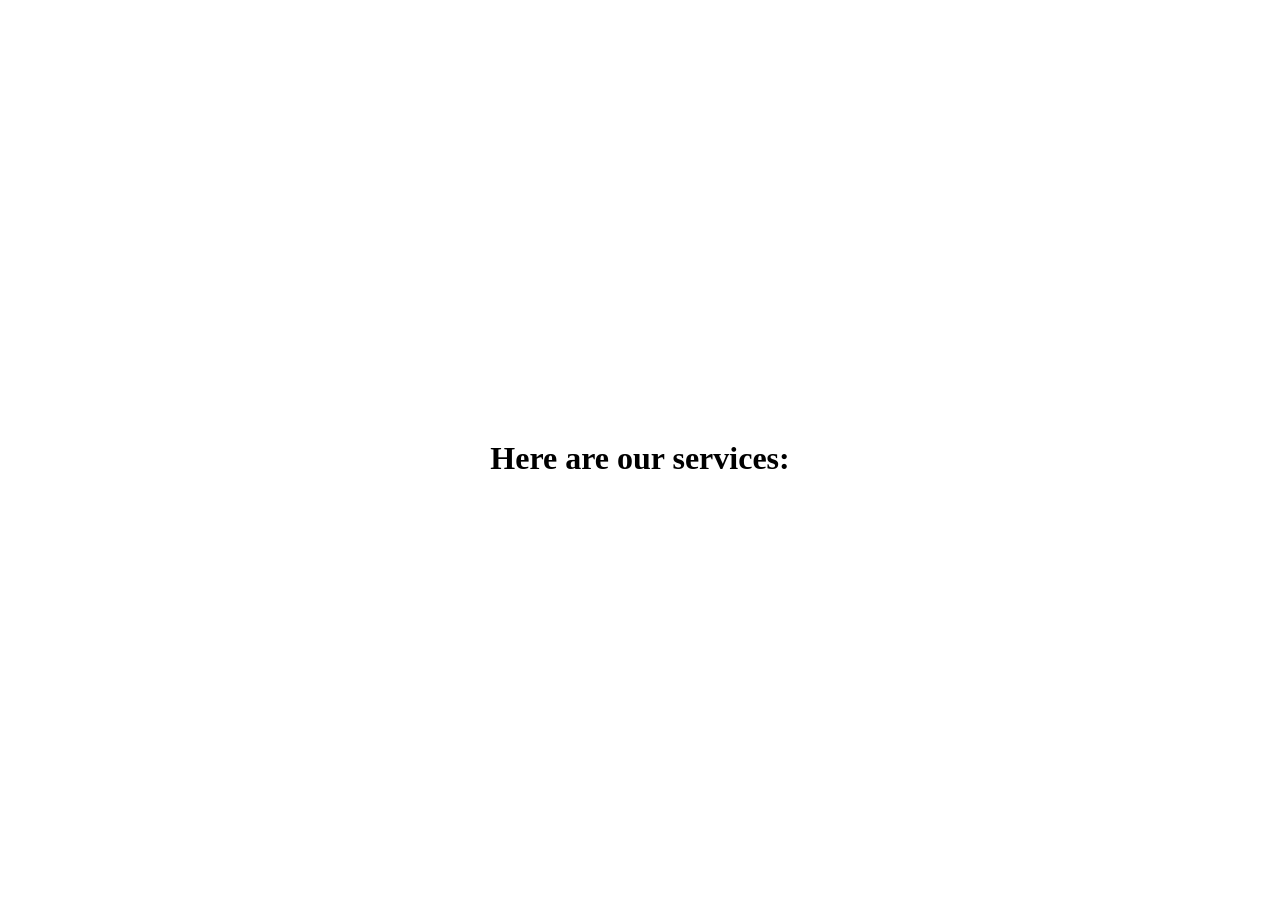
<file: services.html>
<!DOCTYPE html>
<html lang="en">
<head>
    <meta charset="UTF-8">
    <meta name="viewport" content="width=device-width, initial-scale=1.0">
    <title>Services</title>
  <link rel="stylesheet" href="services.css">
</head>
<body>
    <h1>Here are our services:</h1>
  <script src="services.js"></script>
</body>
</html>
</file>
<file: styles.css>
/* ================================================================
   DHAKA SERENITY SPA — MASTER STYLESHEET
   Fonts: Poppins (headings) + Inter (body)
   ================================================================ */


/* ================================================================
   1. CSS CUSTOM PROPERTIES
   ================================================================ */
:root {
  --color-dark:        #1E1B18;
  --color-dark-2:      #2A2520;
  --color-dark-3:      #332D27;
  --color-gold:        #B48A4E;
  --color-gold-light:  #D4A96A;
  --color-gold-dim:    #8C6A38;
  --color-gold-glow:   rgba(180,138,78,0.18);
  --color-cream:       #FAF7F3;
  --color-cream-2:     #F3EBE1;
  --color-cream-3:     #E8DDD0;
  --color-white:       #FFFFFF;
  --color-text-main:   #1E1B18;
  --color-text-muted:  #7A6A5A;
  --color-text-light:  #B0A090;
  --color-pink:        #FCE4E4;
  --color-blue:        #DDE8F8;
  --color-orange:      #FDEBD3;
  --color-yellow:      #FDF6D8;

  --font-display:      'Poppins', sans-serif;
  --font-body:         'Inter', sans-serif;

  --sp-1:  8px;
  --sp-2:  16px;
  --sp-3:  24px;
  --sp-4:  32px;
  --sp-5:  40px;
  --sp-6:  48px;
  --sp-8:  64px;
  --sp-10: 80px;
  --sp-12: 96px;
  --sp-16: 128px;

  --radius-sm:   8px;
  --radius-md:   14px;
  --radius-lg:   22px;
  --radius-xl:   32px;
  --radius-pill: 9999px;

  --shadow-sm:      0 2px 10px rgba(30,27,24,0.06);
  --shadow-md:      0 8px 28px rgba(30,27,24,0.10);
  --shadow-lg:      0 16px 48px rgba(30,27,24,0.14);
  --shadow-xl:      0 24px 70px rgba(30,27,24,0.18);
  --shadow-gold:    0 8px 32px rgba(180,138,78,0.28);
  --shadow-gold-lg: 0 16px 56px rgba(180,138,78,0.35);

  --ease-smooth: cubic-bezier(0.4, 0, 0.2, 1);
  --ease-spring: cubic-bezier(0.34, 1.56, 0.64, 1);
  --ease-out:    cubic-bezier(0, 0, 0.2, 1);
  --ease-expo:   cubic-bezier(0.16, 1, 0.3, 1);
  --t-fast:   0.15s;
  --t-mid:    0.28s;
  --t-slow:   0.45s;

  --max-width: 1200px;
  --section-px: clamp(20px, 5vw, 80px);
}


/* ================================================================
   2. RESET & BASE
   ================================================================ */
*, *::before, *::after {
  margin: 0; padding: 0; box-sizing: border-box;
}
html {
  scroll-behavior: smooth;
  font-size: 16px;
  -webkit-text-size-adjust: 100%;
}
body {
  font-family: var(--font-body);
  background-color: var(--color-cream);
  color: var(--color-text-main);
  line-height: 1.65;
  overflow-x: hidden;
}
a, button, [role="button"], [tabindex="0"] { cursor: pointer; }
img, svg { display: block; max-width: 100%; }
ul { list-style: none; }
a { text-decoration: none; color: inherit; }
:focus-visible {
  outline: 2px solid var(--color-gold);
  outline-offset: 3px;
  border-radius: var(--radius-sm);
}


/* ================================================================
   3. TYPOGRAPHY
   ================================================================ */
h1, h2, h3, h4, h5 {
  font-family: var(--font-display);
  line-height: 1.12;
  color: var(--color-dark);
  letter-spacing: -0.02em;
}

.section-tag {
  display: inline-block;
  font-family: var(--font-body);
  font-size: 0.7rem;
  font-weight: 700;
  letter-spacing: 0.22em;
  color: var(--color-gold);
  text-transform: uppercase;
  margin-bottom: var(--sp-2);
}

.section-title {
  font-size: clamp(1.8rem, 3.8vw, 2.7rem);
  font-weight: 700;
  margin-bottom: var(--sp-2);
}

.section-divider {
  width: 48px;
  height: 3px;
  background: linear-gradient(90deg, var(--color-gold), var(--color-gold-light));
  margin: var(--sp-2) auto var(--sp-2);
  border-radius: 3px;
  position: relative;
  overflow: visible;
}
.section-divider::after {
  content: '';
  position: absolute;
  left: 50%;
  top: 50%;
  transform: translate(-50%,-50%);
  width: 8px; height: 8px;
  border-radius: 50%;
  background: var(--color-gold);
  box-shadow: 0 0 10px rgba(180,138,78,0.7);
  animation: dividerDotPulse 2.5s ease-in-out infinite;
}
@keyframes dividerDotPulse {
  0%, 100% { box-shadow: 0 0 8px rgba(180,138,78,0.6); }
  50%       { box-shadow: 0 0 18px rgba(180,138,78,1); }
}

.section-subtitle {
  font-size: 1rem;
  color: var(--color-text-muted);
  max-width: 520px;
  margin: 0 auto;
  line-height: 1.7;
}

.section-desc {
  font-size: 1rem;
  color: var(--color-text-muted);
  max-width: 480px;
  margin-top: var(--sp-1);
  line-height: 1.7;
}

.center-text { text-align: center; }
.left-text   { text-align: left; }


/* ================================================================
   4. UTILITY CLASSES
   ================================================================ */
.section-container {
  max-width: var(--max-width);
  margin: 0 auto;
  padding: var(--sp-12) var(--section-px);
}

.section-header { margin-bottom: var(--sp-6); }

/* ---- BUTTON SYSTEM ---- */
.btn {
  display: inline-flex;
  align-items: center;
  gap: 9px;
  padding: 14px 28px;
  border-radius: var(--radius-pill);
  font-family: var(--font-body);
  font-size: 0.875rem;
  font-weight: 600;
  letter-spacing: 0.02em;
  border: none;
  transition:
    background-color var(--t-mid) var(--ease-smooth),
    color           var(--t-mid) var(--ease-smooth),
    transform       var(--t-mid) var(--ease-spring),
    box-shadow      var(--t-mid) var(--ease-smooth);
  position: relative;
  overflow: hidden;
  white-space: nowrap;
}

/* Magnetic icon nudge on hover */
.btn:hover .btn-icon,
.btn:hover .fa-arrow-right,
.btn:hover .fa-arrow-up-right-from-square {
  transform: translate(3px, -1px);
  transition: transform var(--t-mid) var(--ease-spring);
}
.btn .btn-icon,
.btn .fa-arrow-right,
.btn .fa-arrow-up-right-from-square {
  transition: transform var(--t-mid) var(--ease-spring);
}

.btn-dark {
  background-color: var(--color-dark);
  color: var(--color-white);
}
.btn-dark:hover {
  background-color: var(--color-gold);
  transform: translateY(-3px);
  box-shadow: var(--shadow-gold);
}

.btn-outline {
  background-color: transparent;
  color: var(--color-dark);
  border: 2px solid var(--color-gold);
}
.btn-outline:hover {
  background-color: var(--color-cream-2);
  border-color: var(--color-gold);
  transform: translateY(-3px);
  box-shadow: var(--shadow-gold);
}

.btn-outline-dark {
  background-color: transparent;
  color: var(--color-dark);
  border: 1.5px solid var(--color-dark);
  font-size: 0.85rem;
  padding: 11px 22px;
  width: 100%;
  justify-content: center;
}
.btn-outline-dark:hover {
  background: var(--color-gold);
  color: var(--color-white);
  border-color: var(--color-gold);
  transform: translateY(-2px);
  box-shadow: var(--shadow-gold);
}

.btn-ghost-white {
  background-color: rgba(255,255,255,0.12);
  color: var(--color-white);
  border: 1.5px solid rgba(255,255,255,0.45);
  backdrop-filter: blur(10px);
}
.btn-ghost-white:hover {
  background-color: rgba(255,255,255,0.22);
  border-color: var(--color-white);
  transform: translateY(-3px);
}

.btn-wide  { padding: 16px 52px; font-size: 0.95rem; }
.btn-hero  { padding: 15px 30px; font-size: 0.95rem; }
.btn-icon  { font-size: 0.72rem; }

/* Ripple */
.ripple-btn .ripple {
  position: absolute;
  border-radius: 50%;
  background: rgba(255,255,255,0.32);
  transform: scale(0);
  animation: rippleAnim 0.7s var(--ease-smooth);
  pointer-events: none;
}
@keyframes rippleAnim {
  to { transform: scale(4.5); opacity: 0; }
}


/* ================================================================
   5. PAGE LOADER
   ================================================================ */
.page-loader {
  position: fixed;
  inset: 0;
  background: var(--color-dark);
  z-index: 9999;
  display: flex;
  align-items: center;
  justify-content: center;
  transition: opacity 0.9s var(--ease-expo), visibility 0.9s;
}
.page-loader.hidden {
  opacity: 0;
  visibility: hidden;
  pointer-events: none;
}

.loader-inner {
  display: flex;
  flex-direction: column;
  align-items: center;
  gap: var(--sp-2);
  animation: loaderFadeIn 0.6s var(--ease-expo) forwards;
}
@keyframes loaderFadeIn {
  from { opacity: 0; transform: translateY(16px); }
  to   { opacity: 1; transform: translateY(0); }
}

.loader-ring {
  position: relative;
  width: 80px; height: 80px;
  display: flex; align-items: center; justify-content: center;
}
.loader-ring::before {
  content: '';
  position: absolute;
  inset: -8px;
  border-radius: 50%;
  border: 2px solid transparent;
  border-top-color: var(--color-gold);
  border-right-color: rgba(180,138,78,0.25);
  animation: loaderRingSpin 1s linear infinite;
}
/* Second counter-rotating ring */
.loader-ring::after {
  content: '';
  position: absolute;
  inset: -16px;
  border-radius: 50%;
  border: 1px solid transparent;
  border-bottom-color: rgba(180,138,78,0.35);
  animation: loaderRingSpin 1.8s linear infinite reverse;
}
@keyframes loaderRingSpin {
  to { transform: rotate(360deg); }
}

.loader-logo {
  width: 64px; height: 64px;
  animation: loaderPulse 2s ease-in-out infinite;
}
@keyframes loaderPulse {
  0%, 100% { opacity: 1; transform: scale(1); }
  50%       { opacity: 0.75; transform: scale(0.93); }
}

.loader-text {
  font-family: var(--font-display);
  font-size: 1.05rem;
  font-weight: 600;
  color: var(--color-cream-2);
  letter-spacing: 0.18em;
  margin-top: 6px;
}
.loader-subtext {
  font-size: 0.75rem;
  color: rgba(235,229,220,0.45);
  letter-spacing: 0.12em;
  margin-top: -8px;
  animation: subtextFade 1.8s ease-in-out infinite;
}
@keyframes subtextFade {
  0%, 100% { opacity: 0.45; }
  50%       { opacity: 0.75; }
}

.loader-bar {
  width: 180px;
  height: 2px;
  background: rgba(255,255,255,0.08);
  border-radius: 2px;
  overflow: hidden;
  margin-top: var(--sp-2);
}
.loader-fill {
  height: 100%;
  background: linear-gradient(90deg, var(--color-gold-dim), var(--color-gold-light), var(--color-gold));
  background-size: 200% 100%;
  animation: loaderProgress 1.5s var(--ease-smooth) forwards, shimmerBar 1.5s linear infinite;
}
@keyframes loaderProgress {
  from { width: 0%; }
  to   { width: 100%; }
}
@keyframes shimmerBar {
  0%   { background-position: 200% 0; }
  100% { background-position: -200% 0; }
}


/* ================================================================
   6. NAVIGATION BAR
   ================================================================ */
.navbar {
  position: sticky;
  top: 0;
  z-index: 1000;
  background-color: rgba(250, 247, 243, 0.88);
  backdrop-filter: blur(20px);
  -webkit-backdrop-filter: blur(20px);
  border-bottom: 1px solid transparent;
  transition:
    background-color var(--t-mid) var(--ease-smooth),
    box-shadow       var(--t-mid) var(--ease-smooth),
    border-color     var(--t-mid) var(--ease-smooth);
}
.navbar.scrolled {
  background-color: rgba(250, 247, 243, 0.98);
  box-shadow: 0 4px 24px rgba(30,27,24,0.08);
  border-color: var(--color-cream-3);
}

.nav-container {
  max-width: var(--max-width);
  margin: 0 auto;
  padding: 16px var(--section-px);
  display: flex;
  align-items: center;
  justify-content: space-between;
  gap: var(--sp-3);
}

.nav-logo {
  display: flex;
  align-items: center;
  gap: 12px;
  flex-shrink: 0;
}
.logo-mark {
  width: 46px; height: 46px;
  flex-shrink: 0;
  transition: transform var(--t-slow) var(--ease-spring);
}
.nav-logo:hover .logo-mark { transform: rotate(15deg) scale(1.08); }

.logo-text {
  display: flex;
  flex-direction: column;
  line-height: 1.1;
}
.logo-name {
  font-family: var(--font-display);
  font-size: 1.02rem;
  font-weight: 700;
  color: var(--color-dark);
  letter-spacing: -0.01em;
}
.logo-sub {
  font-family: var(--font-body);
  font-size: 0.68rem;
  letter-spacing: 0.2em;
  color: var(--color-gold);
  text-transform: uppercase;
  font-weight: 600;
}

.nav-links {
  display: flex;
  align-items: center;
  gap: 2px;
  position: relative;
}
.nav-pill-highlight {
  position: absolute;
  background-color: var(--color-cream-2);
  border-radius: var(--radius-pill);
  height: 36px;
  transition:
    left    0.3s var(--ease-expo),
    width   0.3s var(--ease-expo),
    opacity var(--t-fast) var(--ease-smooth);
  pointer-events: none;
  z-index: 0;
  opacity: 0;
}
.nav-link {
  position: relative;
  z-index: 1;
  padding: 9px 16px;
  font-family: var(--font-body);
  font-size: 0.86rem;
  font-weight: 500;
  color: var(--color-text-main);
  border-radius: var(--radius-pill);
  transition: color var(--t-mid) var(--ease-smooth);
  white-space: nowrap;
}
.nav-link:hover, .nav-link.active { color: var(--color-gold); }

.nav-cta { flex-shrink: 0; }

.hamburger {
  display: none;
  flex-direction: column;
  gap: 5px;
  background: none;
  border: none;
  padding: 6px;
  cursor: pointer;
}
.hamburger span {
  display: block;
  width: 24px; height: 2px;
  background: var(--color-dark);
  border-radius: 2px;
  transition:
    transform var(--t-mid) var(--ease-spring),
    opacity   var(--t-fast) var(--ease-smooth),
    width     var(--t-mid) var(--ease-smooth);
  transform-origin: center;
}
.hamburger.open span:nth-child(1) { transform: translateY(7px) rotate(45deg); }
.hamburger.open span:nth-child(2) { opacity: 0; transform: scaleX(0); }
.hamburger.open span:nth-child(3) { transform: translateY(-7px) rotate(-45deg); }

.mobile-menu {
  max-height: 0;
  overflow: hidden;
  background-color: var(--color-white);
  border-top: 1px solid var(--color-cream-3);
  transition: max-height 0.4s var(--ease-expo);
}
.mobile-menu.open { max-height: 420px; }
.mobile-link {
  display: block;
  padding: 14px var(--section-px);
  font-family: var(--font-body);
  font-size: 0.95rem;
  font-weight: 500;
  color: var(--color-dark);
  border-bottom: 1px solid var(--color-cream-3);
  transition: color var(--t-fast), background-color var(--t-fast), padding-left var(--t-mid) var(--ease-spring);
}
.mobile-link:hover {
  color: var(--color-gold);
  background-color: var(--color-cream-2);
  padding-left: calc(var(--section-px) + 8px);
}
.mobile-cta {
  display: block;
  margin: var(--sp-2) var(--section-px) var(--sp-3);
  text-align: center;
}


/* ================================================================
   7. HERO SECTION
   ================================================================ */
.hero-section {
  min-height: 100vh;
  background:
    radial-gradient(ellipse 65% 75% at 68% 38%, rgba(180,138,78,0.09) 0%, transparent 68%),
    radial-gradient(ellipse 50% 55% at 18% 82%, rgba(180,138,78,0.06) 0%, transparent 60%),
    radial-gradient(ellipse 40% 40% at 85% 15%, rgba(180,138,78,0.04) 0%, transparent 55%),
    var(--color-cream);
  display: flex;
  flex-direction: column;
  justify-content: center;
  position: relative;
  overflow: hidden;
  padding-top: 0;
}

.hero-section::before {
  content: '';
  position: absolute;
  inset: 0;
  background-image: radial-gradient(circle, rgba(180,138,78,0.10) 1px, transparent 1px);
  background-size: 40px 40px;
  pointer-events: none;
  opacity: 0.45;
}

/* Ambient floating orbs */
.hero-orb {
  position: absolute;
  border-radius: 50%;
  pointer-events: none;
  filter: blur(70px);
  will-change: transform;
}
.hero-orb-1 {
  width: 540px; height: 540px;
  background: radial-gradient(circle, rgba(180,138,78,0.11) 0%, transparent 70%);
  top: -160px; right: -120px;
  animation: orbDrift1 14s ease-in-out infinite;
}
.hero-orb-2 {
  width: 320px; height: 320px;
  background: radial-gradient(circle, rgba(180,138,78,0.07) 0%, transparent 70%);
  bottom: 80px; left: -80px;
  animation: orbDrift2 18s ease-in-out infinite;
}
.hero-orb-3 {
  width: 220px; height: 220px;
  background: radial-gradient(circle, rgba(212,169,106,0.08) 0%, transparent 70%);
  top: 40%; left: 45%;
  animation: orbDrift3 22s ease-in-out infinite;
}
@keyframes orbDrift1 {
  0%, 100% { transform: translate(0, 0) scale(1); }
  33%       { transform: translate(-50px, 35px) scale(1.06); }
  66%       { transform: translate(25px, -25px) scale(0.96); }
}
@keyframes orbDrift2 {
  0%, 100% { transform: translate(0, 0); }
  50%       { transform: translate(35px, -50px); }
}
@keyframes orbDrift3 {
  0%, 100% { transform: translate(0, 0) scale(1); }
  50%       { transform: translate(-25px, 25px) scale(1.1); }
}

.hero-container {
  max-width: var(--max-width);
  margin: 0 auto;
  padding: var(--sp-16) var(--section-px) var(--sp-12);
  display: grid;
  grid-template-columns: 55fr 45fr;
  gap: var(--sp-8);
  align-items: center;
  width: 100%;
  position: relative;
  z-index: 2;
}

.hero-text-col {
  display: flex;
  flex-direction: column;
  gap: 0;
}

/* Hero badge */
.hero-badge {
  display: inline-flex;
  align-items: center;
  gap: 10px;
  border: 1.5px solid rgba(180,138,78,0.22);
  border-radius: var(--radius-pill);
  padding: 9px 22px 9px 14px;
  font-family: var(--font-body);
  font-size: 0.7rem;
  font-weight: 700;
  letter-spacing: 0.2em;
  color: var(--color-gold);
  width: fit-content;
  margin-bottom: var(--sp-3);
  background: rgba(180,138,78,0.06);
  backdrop-filter: blur(8px);
  transition: border-color var(--t-mid), background var(--t-mid), box-shadow var(--t-mid), transform var(--t-mid) var(--ease-spring);
}
.hero-badge:hover {
  border-color: var(--color-gold);
  background: rgba(180,138,78,0.1);
  box-shadow: 0 0 24px rgba(180,138,78,0.22);
  transform: translateY(-2px);
}

.badge-dot {
  width: 8px; height: 8px;
  border-radius: 50%;
  background: var(--color-gold);
  animation: dotPulse 2.2s ease-in-out infinite;
  flex-shrink: 0;
}
@keyframes dotPulse {
  0%, 100% { opacity: 1; box-shadow: 0 0 0 0 rgba(180,138,78,0.5); }
  50%       { opacity: 0.6; box-shadow: 0 0 0 8px rgba(180,138,78,0); }
}

/* H1 */
.hero-h1 {
  font-family: var(--font-display);
  font-size: clamp(2.3rem, 5.2vw, 3.8rem);
  font-weight: 800;
  line-height: 1.08;
  margin-bottom: var(--sp-3);
  color: var(--color-dark);
  letter-spacing: -0.03em;
}

.hero-h1-gradient {
  background: linear-gradient(
    120deg,
    var(--color-gold-dim) 0%,
    var(--color-gold) 25%,
    var(--color-gold-light) 50%,
    var(--color-dark) 65%,
    var(--color-gold) 80%,
    var(--color-gold-light) 100%
  );
  background-size: 320% auto;
  -webkit-background-clip: text;
  -webkit-text-fill-color: transparent;
  background-clip: text;
  animation: gradientShimmer 5s linear infinite;
}
@keyframes gradientShimmer {
  0%   { background-position: 0% center; }
  100% { background-position: 320% center; }
}

.hero-subtext {
  font-family: var(--font-body);
  font-size: 1.05rem;
  color: var(--color-text-muted);
  line-height: 1.75;
  max-width: 460px;
  margin-bottom: var(--sp-5);
}

.hero-btns {
  display: flex;
  gap: var(--sp-2);
  flex-wrap: wrap;
  margin-bottom: var(--sp-6);
}

/* Stats */
.stats-divider {
  width: 100%;
  height: 1px;
  background: linear-gradient(90deg, transparent, var(--color-cream-3), transparent);
  margin-bottom: var(--sp-4);
}
.stats-row {
  display: flex;
  align-items: center;
  gap: var(--sp-3);
}
.stat-item {
  display: flex;
  flex-direction: column;
  gap: 2px;
  cursor: default;
  transition: transform var(--t-mid) var(--ease-spring);
}
.stat-item:hover { transform: translateY(-6px); }

.stat-number {
  font-family: var(--font-display);
  font-size: 1.5rem;
  font-weight: 700;
  color: var(--color-gold);
  line-height: 1;
}
.stat-label {
  font-family: var(--font-body);
  font-size: 0.68rem;
  color: var(--color-text-light);
  letter-spacing: 0.06em;
  text-transform: uppercase;
}
.stats-sep {
  width: 1px; height: 40px;
  background: var(--color-cream-3);
  flex-shrink: 0;
}


/* ---- Hero Visual Column ---- */
.hero-visual-col {
  position: relative;
  display: flex;
  justify-content: center;
  align-items: center;
}
.hero-visual-inner {
  position: relative;
  overflow: visible;
  width: 100%;
  max-width: 460px;
}
.hero-img-bg {
  position: absolute;
  width: 90%; height: 90%;
  top: 5%; left: 5%;
  background: radial-gradient(ellipse, rgba(180,138,78,0.14) 0%, transparent 70%);
  border-radius: 50%;
  z-index: 0;
  animation: bgPulse 7s ease-in-out infinite;
}
@keyframes bgPulse {
  0%, 100% { transform: scale(1); opacity: 0.8; }
  50%       { transform: scale(1.08); opacity: 1; }
}

.hero-img-frame {
  position: relative;
  z-index: 1;
  border-radius: var(--radius-xl);
  overflow: hidden;
  aspect-ratio: 4 / 5;
  background: linear-gradient(145deg, var(--color-cream-2), var(--color-cream-3));
  border: 1px solid rgba(180,138,78,0.2);
  box-shadow: var(--shadow-xl), 0 0 60px rgba(180,138,78,0.12);
  transition: transform 0.6s var(--ease-expo), box-shadow 0.6s var(--ease-smooth);
}
.hero-img {
  width: 100%;
  height: 100%;
  object-fit: cover;
  display: block;
border-radius: inherit;
}

.hero-img-frame::after {
  content: '';
  position: absolute;
  inset: 0;
  background: linear-gradient(to top, rgba(0,0,0,0.25), transparent);
}

.hero-img-frame:hover {
  transform: perspective(900px) rotateY(-5deg) rotateX(2deg) translateY(-8px);
  box-shadow: var(--shadow-xl), 0 0 90px rgba(180,138,78,0.22);
}

.hero-img-placeholder {
  width: 100%; height: 100%;
  display: flex;
  align-items: center;
  justify-content: center;
  position: relative;
  overflow: hidden;
  background: linear-gradient(160deg, #f5ede0 0%, #e8d5bc 45%, #cdb38e 100%);
}

/* Spa Visual CSS art */
.spa-visual {
  position: relative;
  width: 270px; height: 270px;
}

.spa-circle-1, .spa-circle-2, .spa-circle-3 {
  position: absolute;
  border-radius: 50%;
  top: 50%; left: 50%;
  transform: translate(-50%, -50%);
  border: 1.5px solid rgba(180,138,78,0.28);
}
.spa-circle-1 { width: 270px; height: 270px; animation: rotateSlow 22s linear infinite; }
.spa-circle-2 { width: 196px; height: 196px; border-style: dashed; animation: rotateSlow 16s linear infinite reverse; border-color: rgba(180,138,78,0.2); }
.spa-circle-3 { width: 134px; height: 134px; background: rgba(180,138,78,0.07); border: none; }

@keyframes rotateSlow {
  to { transform: translate(-50%, -50%) rotate(360deg); }
}

/* Floating particles */
.spa-particle {
  position: absolute;
  border-radius: 50%;
  background: radial-gradient(circle, rgba(180,138,78,0.6), transparent);
  animation: particleFloat 4s ease-in-out infinite;
}
.spa-p-1 { width: 10px; height: 10px; top: 20%; left: 15%; animation-delay: 0s; }
.spa-p-2 { width: 6px;  height: 6px;  top: 70%; left: 25%; animation-delay: 0.8s; }
.spa-p-3 { width: 8px;  height: 8px;  top: 25%; right: 15%; animation-delay: 1.6s; }
.spa-p-4 { width: 5px;  height: 5px;  top: 75%; right: 20%; animation-delay: 2.4s; }
@keyframes particleFloat {
  0%, 100% { transform: translateY(0) scale(1); opacity: 0.6; }
  50%       { transform: translateY(-16px) scale(1.25); opacity: 1; }
}

.spa-leaf {
  position: absolute;
  width: 58px; height: 88px;
  border-radius: 50% 50% 50% 0;
  background: linear-gradient(145deg, #7ab87a, #4d8a4d);
  opacity: 0.65;
  filter: drop-shadow(0 4px 8px rgba(0,0,0,0.15));
}
.spa-leaf-1 { top: 8px; left: 18px; transform: rotate(-28deg); animation: leafSway 5s ease-in-out infinite; }
.spa-leaf-2 { bottom: 18px; right: 8px; transform: rotate(152deg); opacity: 0.45; animation: leafSway2 6.5s ease-in-out infinite reverse; }
@keyframes leafSway {
  0%, 100% { transform: rotate(-28deg) scale(1); }
  50%       { transform: rotate(-22deg) scale(1.05); }
}
@keyframes leafSway2 {
  0%, 100% { transform: rotate(152deg) scale(1); }
  50%       { transform: rotate(158deg) scale(1.05); }
}

.spa-candle {
  position: absolute;
  bottom: 28px; left: 50%;
  transform: translateX(-50%);
  width: 14px; height: 48px;
  background: linear-gradient(to bottom, #f5deb3, #cca87a);
  border-radius: 3px;
  box-shadow: 0 4px 12px rgba(0,0,0,0.15);
}
.spa-candle::before {
  content: '';
  position: absolute;
  top: -12px; left: 50%;
  transform: translateX(-50%);
  width: 7px; height: 14px;
  background: radial-gradient(ellipse, #fff4a0 30%, #ff9500 80%, transparent);
  border-radius: 50% 50% 30% 30%;
  animation: candleFlicker 1.6s ease-in-out infinite alternate;
  filter: blur(0.5px);
}
.spa-candle::after {
  content: '';
  position: absolute;
  top: -4px; left: 50%;
  transform: translateX(-50%);
  width: 20px; height: 20px;
  background: radial-gradient(circle, rgba(255,180,50,0.4), transparent 70%);
  border-radius: 50%;
  animation: glowPulse 1.6s ease-in-out infinite alternate;
}
@keyframes candleFlicker {
  0%   { transform: translateX(-50%) scaleX(1) scaleY(1); opacity: 1; }
  100% { transform: translateX(-54%) scaleX(0.75) scaleY(1.25); opacity: 0.85; }
}
@keyframes glowPulse {
  0%   { transform: translateX(-50%) scale(1); opacity: 0.6; }
  100% { transform: translateX(-50%) scale(1.5); opacity: 0.25; }
}

.spa-stone {
  position: absolute;
  background: linear-gradient(145deg, #5a5a5a, #2e2e2e);
  border-radius: 50%;
  box-shadow: inset 0 2px 4px rgba(255,255,255,0.12), 0 3px 8px rgba(0,0,0,0.35);
}
.spa-stone-1 { width: 30px; height: 21px; top: 49%; right: 28px; }
.spa-stone-2 { width: 20px; height: 14px; top: 54%; right: 14px; }
.spa-stone-3 { width: 25px; height: 17px; top: 62%; right: 36px; }

.spa-ring {
  position: absolute;
  width: 50px; height: 50px;
  top: 50%; left: 50%;
  transform: translate(-50%, -50%);
  border-radius: 50%;
  border: 2px solid rgba(180,138,78,0.4);
  animation: ringExpand 3s ease-in-out infinite;
}
/* Second ring pulse, offset */
.spa-ring::after {
  content: '';
  position: absolute;
  inset: -20px;
  border-radius: 50%;
  border: 1px solid rgba(180,138,78,0.2);
  animation: ringExpand 3s ease-in-out 1.5s infinite;
}
@keyframes ringExpand {
  0%   { transform: translate(-50%, -50%) scale(1); opacity: 0.6; }
  100% { transform: translate(-50%, -50%) scale(2.8); opacity: 0; }
}

.spa-orb {
  position: absolute;
  width: 56px; height: 56px;
  top: 50%; left: 50%;
  transform: translate(-50%, -50%);
  border-radius: 50%;
  background: radial-gradient(circle, var(--color-gold-light) 0%, var(--color-gold) 60%, transparent 100%);
  box-shadow: 0 0 35px rgba(180,138,78,0.7), 0 0 70px rgba(180,138,78,0.35);
  animation: orbPulse 3.5s ease-in-out infinite;
  z-index: 2;
}
@keyframes orbPulse {
  0%, 100% { transform: translate(-50%, -50%) scale(1);    box-shadow: 0 0 35px rgba(180,138,78,0.7); }
  50%       { transform: translate(-50%, -50%) scale(1.14); box-shadow: 0 0 60px rgba(180,138,78,0.95); }
}

/* Floating Award Badge */
.floating-badge {
  position: absolute;
  bottom: -12px;
  right: -12px;
  z-index: 20;
  background: rgba(255,255,255,0.92);
  backdrop-filter: blur(16px);
  border-radius: var(--radius-lg);
  padding: 18px 24px;
  display: flex;
  align-items: center;
  gap: 12px;
  box-shadow: var(--shadow-xl), 0 0 0 1px rgba(180,138,78,0.15);
  border: 1px solid rgba(180,138,78,0.12);
  animation: badgeFloat 5s ease-in-out infinite;
  min-width: 230px;
}
@keyframes badgeFloat {
  0%, 100% { transform: translateY(0) rotate(0deg); }
  50%       { transform: translateY(-12px) rotate(0.4deg); }
}

.fb-sparkle { width: 42px; height: 42px; flex-shrink: 0; }
.fb-content { display: flex; flex-direction: column; gap: 2px; }
.fb-title {
  font-family: var(--font-body);
  font-size: 0.95rem;
  font-weight: 700;
  color: var(--color-gold);
  line-height: 1;
}
.fb-subtitle {
  font-family: var(--font-body);
  font-size: 0.82rem;
  color: var(--color-text-muted);
  white-space: nowrap;
}

/* Floating rating badge */
.floating-rating-badge {
  position: absolute;
  top: -12px;
  left: -12px;
  z-index: 10;
  background: rgba(255,255,255,0.92);
  backdrop-filter: blur(16px);
  border-radius: var(--radius-md);
  padding: 13px 19px;
  display: flex;
  flex-direction: column;
  gap: 4px;
  box-shadow: var(--shadow-lg), 0 0 0 1px rgba(180,138,78,0.12);
  border: 1px solid rgba(180,138,78,0.1);
  animation: badgeFloat2 5.5s ease-in-out infinite;
}
@keyframes badgeFloat2 {
  0%, 100% { transform: translateY(0); }
  50%       { transform: translateY(-10px); }
}
.frb-stars { color: #f5a623; font-size: 0.95rem; display: flex; gap: 3px; }
.frb-text {
  font-family: var(--font-body);
  font-size: 0.88rem;
  font-weight: 600;
  color: var(--color-dark);
  white-space: nowrap;
}

/* Scroll Indicator */
.scroll-indicator {
  position: absolute;
  bottom: 32px; left: 50%;
  transform: translateX(-50%);
  display: flex;
  flex-direction: column;
  align-items: center;
  gap: 8px;
  z-index: 5;
}
.scroll-track {
  width: 24px; height: 38px;
  border: 2px solid rgba(180,138,78,0.6);
  border-radius: var(--radius-pill);
  display: flex;
  align-items: flex-start;
  justify-content: center;
  padding: 4px 0;
  background: rgba(180,138,78,0.06);
}
.scroll-dot {
  width: 6px; height: 10px;
  background: var(--color-gold);
  border-radius: var(--radius-pill);
  animation: scrollBounce 2.2s cubic-bezier(0.4, 0, 0.2, 1) infinite;
}
@keyframes scrollBounce {
  0%   { transform: translateY(0); opacity: 1; }
  60%  { transform: translateY(14px); opacity: 0.4; }
  100% { transform: translateY(0); opacity: 1; }
}
.scroll-label {
  font-family: var(--font-body);
  font-size: 0.62rem;
  letter-spacing: 0.22em;
  color: var(--color-gold-dim);
  text-transform: uppercase;
}


/* ================================================================
   8. ACCORDION / TABBED FILTER
   ================================================================ */
.accordion-section {
  background-color: var(--color-white);
  position: relative;
}
.accordion-section::before {
  content: '';
  position: absolute;
  top: 0; left: 0; right: 0;
  height: 1px;
  background: linear-gradient(90deg, transparent, var(--color-cream-3), transparent);
}

.tab-filter {
  display: flex;
  gap: var(--sp-1);
  flex-wrap: wrap;
  justify-content: center;
  margin-bottom: var(--sp-5);
}

.tab-btn {
  padding: 10px 24px;
  border-radius: var(--radius-pill);
  font-family: var(--font-body);
  font-size: 0.85rem;
  font-weight: 600;
  border: 1.5px solid var(--color-cream-3);
  background: var(--color-white);
  color: var(--color-text-muted);
  cursor: pointer;
  transition:
    background-color var(--t-mid) var(--ease-smooth),
    color            var(--t-mid) var(--ease-smooth),
    border-color     var(--t-mid) var(--ease-smooth),
    box-shadow       var(--t-mid) var(--ease-smooth),
    transform        var(--t-fast) var(--ease-spring);
}
.tab-btn:hover {
  border-color: var(--color-gold);
  color: var(--color-gold);
  transform: translateY(-2px);
}
.tab-btn.active {
  background: linear-gradient(135deg, var(--color-gold), var(--color-gold-light));
  color: var(--color-white);
  border-color: transparent;
  box-shadow: var(--shadow-gold);
  transform: translateY(-2px);
}

.accordion-list {
  display: flex;
  flex-direction: column;
  gap: 10px;
  margin-bottom: var(--sp-5);
}

.accordion-item {
  display: flex;
  align-items: center;
  justify-content: space-between;
  padding: 20px 28px;
  background: var(--color-white);
  border-radius: var(--radius-md);
  box-shadow: var(--shadow-sm);
  border: 1.5px solid rgba(180,138,78,0.08);
  cursor: pointer;
  transition:
    border-color     var(--t-mid) var(--ease-smooth),
    background-color var(--t-mid) var(--ease-smooth),
    box-shadow       var(--t-mid) var(--ease-smooth),
    transform        0.3s var(--ease-expo);
  position: relative;
  overflow: hidden;
}
.accordion-item::before {
  content: '';
  position: absolute;
  left: 0; top: 0; bottom: 0;
  width: 3px;
  background: linear-gradient(to bottom, var(--color-gold), var(--color-gold-light));
  transform: scaleY(0);
  transition: transform 0.3s var(--ease-expo);
  border-radius: 3px 0 0 3px;
}
/* Shimmer sweep on hover */
.accordion-item::after {
  content: '';
  position: absolute;
  inset: 0;
  background: linear-gradient(90deg, transparent 0%, rgba(180,138,78,0.04) 50%, transparent 100%);
  transform: translateX(-100%);
  transition: transform 0.5s var(--ease-smooth);
}
.accordion-item:hover {
  border-color: rgba(180,138,78,0.3);
  background: rgba(180,138,78,0.02);
  box-shadow: 0 6px 28px rgba(180,138,78,0.16);
  transform: translateX(8px);
}
.accordion-item:hover::before { transform: scaleY(1); }
.accordion-item:hover::after  { transform: translateX(100%); }

.acc-left {
  display: flex;
  align-items: center;
  gap: 16px;
}

.acc-number {
  font-family: var(--font-body);
  font-size: 0.72rem;
  font-weight: 700;
  color: var(--color-gold);
  letter-spacing: 0.05em;
  opacity: 0.6;
  min-width: 24px;
  transition: opacity var(--t-mid);
}
.accordion-item:hover .acc-number { opacity: 1; }

.acc-title {
  font-family: var(--font-body);
  font-size: 0.93rem;
  font-weight: 600;
  color: var(--color-dark);
  transition: color var(--t-mid);
}
.accordion-item:hover .acc-title { color: var(--color-gold); }

.acc-sub {
  font-weight: 400;
  color: var(--color-text-muted);
  transition: color var(--t-mid);
}
.accordion-item:hover .acc-sub { color: var(--color-gold-dim); }

.acc-icon {
  color: var(--color-text-light);
  font-size: 0.95rem;
  transition: color var(--t-mid), transform 0.35s var(--ease-spring);
  flex-shrink: 0;
}
.accordion-item:hover .acc-icon {
  color: var(--color-gold);
  transform: rotate(90deg) scale(1.15);
}
.accordion-content {
  max-height: 0;
  overflow: hidden;
  transition: max-height 0.35s cubic-bezier(0.16, 1, 0.3, 1);
}
.accordion-content.hidden,
.accordion-item.hidden{
  display: none;
}
.announcement-bar {
  background: linear-gradient(135deg, rgba(180,138,78,0.06), rgba(180,138,78,0.1));
  border-radius: var(--radius-lg);
  padding: 18px 28px;
  font-family: var(--font-body);
  font-size: 0.88rem;
  color: var(--color-text-muted);
  text-align: center;
  border: 1px solid rgba(180,138,78,0.2);
  display: flex;
  align-items: center;
  justify-content: center;
  gap: 10px;
  flex-wrap: wrap;
}
.ann-icon {
  color: var(--color-gold);
  animation: fireFlicker 1.8s ease-in-out infinite alternate;
}
@keyframes fireFlicker {
  from { transform: scale(1) rotate(-3deg); }
  to   { transform: scale(1.2) rotate(3deg); }
}
.ann-link {
  color: var(--color-gold);
  font-weight: 700;
  border-bottom: 1px solid rgba(180,138,78,0.4);
  padding-bottom: 1px;
  transition: opacity var(--t-fast), border-color var(--t-fast);
}
.ann-link:hover { opacity: 0.75; border-color: transparent; }


/* ================================================================
   9. SERVICE CARDS
   ================================================================ */
.services-section {
  background-color: var(--color-cream);
  position: relative;
}

.services-grid {
  display: grid;
  grid-template-columns: 1fr 1fr;
  gap: var(--sp-4);
  margin-bottom: var(--sp-6);
}

.service-card {
  background: var(--color-white);
  border-radius: var(--radius-xl);
  overflow: hidden;
  box-shadow: var(--shadow-md);
  border: 1px solid rgba(180,138,78,0.1);
  transition:
    transform   0.4s var(--ease-expo),
    box-shadow  0.4s var(--ease-smooth);
  display: flex;
  flex-direction: column;
  perspective: 1000px;
  will-change: transform;
}
.service-card:hover {
  transform: translateY(-12px) perspective(900px) rotateX(1.5deg) scale(1.01);
  box-shadow: var(--shadow-xl), 0 0 60px rgba(180,138,78,0.14);
}

.card-img-wrap { position: relative; overflow: hidden; }

.card-img {
  width: 100%; height: 250px;
  position: relative;
  overflow: hidden;
  transition: transform 0.6s var(--ease-expo);
}
.service-card:hover .card-img { transform: scale(1.05); }

.card-img-a {
  background: linear-gradient(145deg, #f0e4d0, #d8c0a0);
}
.card-visual-a {
  position: absolute; inset: 0;
  display: flex; align-items: center; justify-content: center;
}
.cv-circle {
  width: 125px; height: 125px;
  border-radius: 50%;
  background: radial-gradient(circle, #f8eede, #c8a878);
  box-shadow: 0 10px 30px rgba(0,0,0,0.18), inset 0 2px 8px rgba(255,255,255,0.5);
}
.cv-face {
  position: absolute;
  width: 62px; height: 62px;
  border-radius: 50%;
  background: linear-gradient(145deg, #f2d8b8, #d4a87a);
  top: 50%; left: 50%;
  transform: translate(-50%, -50%);
  box-shadow: inset 0 2px 6px rgba(255,255,255,0.4);
}
.cv-glow {
  position: absolute;
  width: 180px; height: 180px;
  border-radius: 50%;
  background: radial-gradient(circle, rgba(180,138,78,0.22) 0%, transparent 70%);
  top: 50%; left: 50%;
  transform: translate(-50%, -50%);
  animation: cardGlow 3.2s ease-in-out infinite;
}
@keyframes cardGlow {
  0%, 100% { opacity: 0.6; transform: translate(-50%,-50%) scale(1); }
  50%       { opacity: 1; transform: translate(-50%,-50%) scale(1.18); }
}

.card-img-b {
  background: linear-gradient(145deg, #251a15, #3a2820);
}
.card-visual-b {
  position: absolute; inset: 0;
  display: flex; align-items: center; justify-content: center;
  flex-direction: column; gap: 14px;
}
.cv-hands {
  width: 150px; height: 28px;
  background: linear-gradient(90deg, transparent, rgba(180,138,78,0.35), transparent);
  border-radius: 50%;
}
.cv-body {
  width: 108px; height: 64px;
  background: linear-gradient(145deg, #4a3428, #261a14);
  border-radius: var(--radius-md);
  border: 1px solid rgba(180,138,78,0.25);
  box-shadow: 0 4px 16px rgba(0,0,0,0.4);
}
.cv-shimmer {
  position: absolute;
  inset: 0;
  background: linear-gradient(135deg, transparent 35%, rgba(180,138,78,0.1) 50%, transparent 65%);
  background-size: 300% 300%;
  animation: shimmerSlide 2.8s ease-in-out infinite;
}
@keyframes shimmerSlide {
  0%   { background-position: 200% 200%; }
  100% { background-position: -200% -200%; }
}

.card-img-overlay {
  position: absolute; inset: 0;
  background: linear-gradient(to bottom, transparent 55%, rgba(0,0,0,0.18) 100%);
  z-index: 1;
}

.card-pill-label {
  position: absolute;
  bottom: 14px; left: 16px;
  z-index: 2;
  background: rgba(250,247,243,0.92);
  backdrop-filter: blur(8px);
  color: var(--color-gold);
  font-family: var(--font-body);
  font-size: 0.65rem;
  font-weight: 700;
  letter-spacing: 0.14em;
  padding: 5px 14px;
  border-radius: var(--radius-pill);
  border: 1px solid rgba(180,138,78,0.25);
  transition: transform var(--t-mid) var(--ease-spring), box-shadow var(--t-mid);
}
.service-card:hover .card-pill-label {
  transform: translateY(-3px);
  box-shadow: 0 4px 16px rgba(180,138,78,0.2);
}

.card-body {
  padding: var(--sp-3);
  display: flex;
  flex-direction: column;
  gap: var(--sp-2);
  flex: 1;
}

.card-title {
  font-family: var(--font-display);
  font-size: 1.12rem;
  font-weight: 600;
  color: var(--color-dark);
  line-height: 1.3;
  letter-spacing: -0.01em;
}

.card-excerpt {
  font-family: var(--font-body);
  font-size: 0.84rem;
  color: var(--color-text-muted);
  line-height: 1.65;
  flex: 1;
}

.card-meta {
  display: flex;
  gap: var(--sp-2);
  flex-wrap: wrap;
}
.card-meta-item {
  display: flex;
  align-items: center;
  gap: 6px;
  font-family: var(--font-body);
  font-size: 0.8rem;
  color: var(--color-text-muted);
}
.card-price { color: var(--color-gold); font-weight: 600; }

.services-cta-wrap {
  display: flex;
  justify-content: center;
}


/* ================================================================
   10. WHY CHOOSE US + CTA BANNERS
   ================================================================ */
.why-section {
  background: linear-gradient(180deg, var(--color-cream-2) 0%, var(--color-cream) 100%);
  position: relative;
}

.features-grid {
  display: grid;
  grid-template-columns: repeat(4, 1fr);
  gap: var(--sp-3);
  margin-bottom: var(--sp-5);
}

.feature-card {
  background: var(--color-white);
  border-radius: var(--radius-lg);
  padding: var(--sp-4) var(--sp-3);
  display: flex;
  flex-direction: column;
  align-items: center;
  text-align: center;
  gap: var(--sp-2);
  box-shadow: var(--shadow-sm);
  border: 1px solid rgba(180,138,78,0.08);
  transition:
    transform    0.4s var(--ease-expo),
    box-shadow   0.4s var(--ease-smooth),
    border-color var(--t-mid);
  cursor: default;
  position: relative;
  overflow: hidden;
  will-change: transform;
}
/* Animated top-edge glow */
.feature-card::before {
  content: '';
  position: absolute;
  top: 0; left: 0; right: 0;
  height: 2px;
  background: linear-gradient(90deg, transparent, var(--color-gold-light), transparent);
  transform: scaleX(0);
  transition: transform 0.4s var(--ease-expo);
  border-radius: 2px 2px 0 0;
}
.feature-card::after {
  content: '';
  position: absolute;
  inset: 0;
  background: linear-gradient(135deg, transparent 60%, rgba(180,138,78,0.04) 100%);
  opacity: 0;
  transition: opacity var(--t-mid);
}
.feature-card:hover {
  transform: translateY(-12px);
  box-shadow: var(--shadow-lg), 0 0 40px rgba(180,138,78,0.12);
  border-color: rgba(180,138,78,0.22);
}
.feature-card:hover::before { transform: scaleX(1); }
.feature-card:hover::after  { opacity: 1; }

.feature-icon-wrap {
  width: 58px; height: 58px;
  border-radius: 18px;
  display: flex; align-items: center; justify-content: center;
  flex-shrink: 0;
  transition: transform 0.4s var(--ease-spring);
}
.feature-card:hover .feature-icon-wrap { transform: scale(1.15) rotate(5deg); }

.feature-icon-pink   { background-color: var(--color-pink); }
.feature-icon-blue   { background-color: var(--color-blue); }
.feature-icon-orange { background-color: var(--color-orange); }
.feature-icon-yellow { background-color: var(--color-yellow); }

.feature-icon { font-size: 1.2rem; }
.feature-icon-pink   .feature-icon { color: #d06060; }
.feature-icon-blue   .feature-icon { color: #4876c0; }
.feature-icon-orange .feature-icon { color: #c07030; }
.feature-icon-yellow .feature-icon { color: #a08020; }

.feature-title {
  font-family: var(--font-display);
  font-size: 0.98rem;
  font-weight: 600;
  color: var(--color-dark);
  letter-spacing: -0.01em;
}
.feature-body {
  font-family: var(--font-body);
  font-size: 0.83rem;
  color: var(--color-text-muted);
  line-height: 1.65;
}

/* CTA Banners */
.cta-banner {
  border-radius: var(--radius-xl);
  padding: var(--sp-5) var(--sp-6);
  display: flex;
  align-items: center;
  justify-content: space-between;
  gap: var(--sp-4);
  margin-bottom: var(--sp-4);
  flex-wrap: wrap;
  transition: transform 0.4s var(--ease-expo), box-shadow 0.4s var(--ease-smooth);
}
.cta-banner:hover { transform: translateY(-5px); box-shadow: var(--shadow-xl); }

.cta-banner-light {
  background: var(--color-white);
  border: 1px solid rgba(180,138,78,0.15);
  box-shadow: var(--shadow-sm);
}
.cta-banner-title {
  font-family: var(--font-display);
  font-size: 1.3rem;
  font-weight: 600;
  margin-bottom: 4px;
  letter-spacing: -0.01em;
}
.cta-banner-desc {
  font-family: var(--font-body);
  font-size: 0.87rem;
  color: var(--color-text-muted);
  max-width: 460px;
}

.cta-banner-dark {
  background: linear-gradient(135deg, var(--color-dark) 0%, var(--color-dark-2) 100%);
  border: 1px solid rgba(180,138,78,0.1);
  box-shadow: var(--shadow-lg);
  position: relative;
  overflow: hidden;
}
.cta-banner-dark::before {
  content: '';
  position: absolute;
  top: -60%; right: -40%;
  width: 360px; height: 360px;
  background: radial-gradient(circle, rgba(180,138,78,0.1) 0%, transparent 70%);
  pointer-events: none;
  animation: ctaOrbShift 8s ease-in-out infinite;
}
@keyframes ctaOrbShift {
  0%, 100% { transform: translate(0, 0); }
  50%       { transform: translate(-30px, 20px); }
}
.cta-title-white {
  color: var(--color-white);
  font-family: var(--font-display);
}
.cta-desc-gold { color: rgba(235,229,220,0.7); font-family: var(--font-body); }


/* ================================================================
   11. LOCATION & CONTACT
   ================================================================ */
.location-section {
  background-color: var(--color-cream);
}

.location-grid {
  display: grid;
  grid-template-columns: 1fr 1fr;
  gap: var(--sp-4);
}

.loc-card {
  border-radius: var(--radius-xl);
  overflow: hidden;
  transition:
    transform  0.4s var(--ease-expo),
    box-shadow 0.4s var(--ease-smooth);
}
.loc-card:hover {
  transform: translateY(-8px);
  box-shadow: var(--shadow-xl);
}

.loc-info-card {
  background: var(--color-white);
  padding: var(--sp-5);
  display: flex;
  flex-direction: column;
  gap: var(--sp-3);
  box-shadow: var(--shadow-md);
  border: 1px solid rgba(180,138,78,0.1);
}

.loc-tag { margin-bottom: 0; font-size: 0.68rem; }
.loc-title {
  font-family: var(--font-display);
  font-size: clamp(1.35rem, 2.8vw, 1.9rem);
  font-weight: 600;
  line-height: 1.2;
  letter-spacing: -0.02em;
}
.loc-body {
  font-family: var(--font-body);
  font-size: 0.9rem;
  color: var(--color-text-muted);
  line-height: 1.7;
}

.loc-address-box, .loc-hours-box {
  background: var(--color-cream-2);
  border-radius: var(--radius-md);
  padding: 16px 20px;
  display: flex;
  gap: 14px;
  align-items: flex-start;
  border: 1px solid rgba(180,138,78,0.12);
  transition: background var(--t-mid), border-color var(--t-mid), transform var(--t-mid) var(--ease-spring);
}
.loc-address-box:hover, .loc-hours-box:hover {
  background: var(--color-cream-3);
  border-color: rgba(180,138,78,0.28);
  transform: translateX(4px);
}

.loc-pin, .loc-clock { color: var(--color-gold); margin-top: 2px; flex-shrink: 0; }
.loc-addr-line1 {
  font-family: var(--font-body);
  font-weight: 600;
  font-size: 0.9rem;
  color: var(--color-dark);
}
.loc-addr-line2 {
  font-family: var(--font-body);
  font-size: 0.8rem;
  color: var(--color-text-muted);
  margin-top: 3px;
}

.loc-actions {
  display: flex;
  align-items: center;
  gap: var(--sp-2);
  flex-wrap: wrap;
  margin-top: auto;
}
.loc-btn { font-size: 0.85rem; padding: 12px 22px; }
.loc-glink {
  font-family: var(--font-body);
  font-size: 0.85rem;
  color: var(--color-dark);
  font-weight: 600;
  border-bottom: 1.5px dashed var(--color-text-muted);
  padding-bottom: 2px;
  display: flex;
  align-items: center;
  gap: 6px;
  transition: color var(--t-fast), border-color var(--t-fast);
}
.loc-glink:hover { color: var(--color-gold); border-color: var(--color-gold); }

.loc-map-card {
  position: relative;
  min-height: 420px;
  box-shadow: var(--shadow-md);
}
.loc-map-card iframe {
  width: 100%; height: 100%;
  min-height: 420px;
  display: block;
  border-radius: var(--radius-xl);
}

.map-overlay-card {
  position: absolute;
  top: 16px; left: 16px;
  background: rgba(255,255,255,0.92);
  backdrop-filter: blur(14px);
  border-radius: var(--radius-md);
  padding: 12px 14px;
  display: flex;
  align-items: center;
  gap: 10px;
  box-shadow: var(--shadow-lg);
  z-index: 10;
  border: 1px solid rgba(180,138,78,0.12);
  max-width: 206px;
}
.map-overlay-icon {
  width: 36px; height: 36px;
  border-radius: 10px;
  background: rgba(180,138,78,0.1);
  display: flex; align-items: center; justify-content: center;
  color: var(--color-gold);
  font-size: 1rem;
  flex-shrink: 0;
}
.map-overlay-info { display: flex; flex-direction: column; gap: 2px; }
.map-overlay-info strong { font-family: var(--font-body); font-size: 0.78rem; color: var(--color-dark); font-weight: 600; }
.map-overlay-info span  { font-family: var(--font-body); font-size: 0.7rem; color: var(--color-text-muted); }
.map-rating { display: flex; align-items: center; gap: 4px; }
.map-star   { color: #f5a623; font-size: 0.7rem; }
.map-reviews { opacity: 0.7; }


/* ================================================================
   12. FOOTER
   ================================================================ */
.site-footer {
  background: linear-gradient(180deg, var(--color-dark-2) 0%, var(--color-dark) 100%);
  color: var(--color-cream-2);
  position: relative;
  overflow: hidden;
}
.site-footer::before {
  content: '';
  position: absolute;
  top: 0; left: 0; right: 0;
  height: 2px;
  background: linear-gradient(90deg, transparent, var(--color-gold), transparent);
  animation: footerLineShimmer 4s linear infinite;
}
@keyframes footerLineShimmer {
  0%   { background-position: -200% 0; }
  100% { background-position: 200% 0; }
}

.footer-container {
  max-width: var(--max-width);
  margin: 0 auto;
  padding: var(--sp-10) var(--section-px) var(--sp-5);
  position: relative;
  z-index: 1;
}

.footer-grid {
  display: grid;
  grid-template-columns: 2fr 1fr 1fr 1.5fr;
  gap: var(--sp-6);
  margin-bottom: var(--sp-6);
}

.footer-logo {
  display: flex;
  align-items: center;
  gap: 10px;
  margin-bottom: var(--sp-2);
}
.footer-logo-svg { width: 44px; height: 44px; flex-shrink: 0; }
.footer-brand-name {
  font-family: var(--font-display);
  font-size: 1rem;
  font-weight: 600;
  color: var(--color-white);
}
.footer-brand-desc {
  font-family: var(--font-body);
  font-size: 0.84rem;
  color: rgba(235,229,220,0.65);
  line-height: 1.75;
  max-width: 280px;
}

.footer-col-title {
  font-family: var(--font-body);
  font-size: 0.68rem;
  font-weight: 700;
  letter-spacing: 0.22em;
  color: var(--color-white);
  margin-bottom: var(--sp-3);
}

.footer-links {
  display: flex;
  flex-direction: column;
  gap: 10px;
}
.footer-link {
  font-family: var(--font-body);
  font-size: 0.86rem;
  color: var(--color-cream-3);
  transition: color var(--t-fast) var(--ease-smooth), transform var(--t-mid) var(--ease-spring);
  display: inline-block;
}
.footer-link:hover {
  color: var(--color-gold);
  transform: translateX(6px);
}

.footer-contact {
  display: flex;
  flex-direction: column;
  gap: 10px;
}
.footer-contact li {
  display: flex;
  align-items: flex-start;
  gap: 10px;
  font-family: var(--font-body);
  font-size: 0.82rem;
  color: var(--color-cream-3);
  line-height: 1.55;
}

.footer-contact li:nth-child(1),
.footer-contact li:nth-child(3){
   margin-bottom: -10px;
}
.fc-icon { color: var(--color-gold); font-size: 0.78rem; margin-top: 2px; flex-shrink: 0; }
.footer-email { color: var(--color-cream-3); }
.footer-email:hover { color: var(--color-gold); }

.footer-divider {
  height: 1px;
  background: rgba(255,255,255,0.07);
  margin-bottom: var(--sp-3);
}

.footer-sub {
  display: flex;
  align-items: center;
  justify-content: space-between;
  flex-wrap: wrap;
  gap: var(--sp-2);
}
.footer-copy {
  font-family: var(--font-body);
  font-size: 0.78rem;
  color: rgba(235,229,220,0.45);
}
.footer-privacy {
  font-family: var(--font-body);
  font-size: 0.78rem;
  color: rgba(235,229,220,0.45);
  border-bottom: 1px solid rgba(235,229,220,0.18);
  padding-bottom: 1px;
}
.footer-privacy:hover { color: var(--color-gold); border-color: var(--color-gold); }


/* ================================================================
   13. CHAT WIDGET
   ================================================================ */
.chat-widget {
  position: fixed;
  bottom: 28px; right: 28px;
  z-index: 5000;
  display: flex;
  flex-direction: column;
  align-items: flex-end;
  gap: 10px;
}

.chat-stack {
  display: flex;
  flex-direction: column;
  align-items: center;
  gap: 10px;
  opacity: 0;
  transform: translateY(20px) scale(0.85);
  pointer-events: none;
  transition:
    opacity   var(--t-mid) var(--ease-smooth),
    transform var(--t-mid) var(--ease-spring);
}
.chat-stack.visible {
  opacity: 1;
  transform: translateY(0) scale(1);
  pointer-events: all;
}
/* Stagger chat tokens */
.chat-stack.visible .chat-token:nth-child(1) { transition-delay: 0.04s; }
.chat-stack.visible .chat-token:nth-child(2) { transition-delay: 0.08s; }

.chat-token {
  width: 50px; height: 50px;
  border-radius: 50%;
  display: flex; align-items: center; justify-content: center;
  font-size: 1.3rem;
  color: var(--color-white);
  box-shadow: var(--shadow-lg);
  transition: transform var(--t-mid) var(--ease-spring), box-shadow var(--t-mid);
}
.chat-token:hover { transform: scale(1.18); box-shadow: var(--shadow-xl); }

.chat-call      { background: linear-gradient(145deg, var(--color-gold), var(--color-gold-dim)); }
.chat-whatsapp  { background: linear-gradient(145deg, #25d366, #1da851); }

.chat-pill {
  display: flex;
  align-items: center;
  gap: 12px;
  background: rgba(250,247,243,0.95);
  backdrop-filter: blur(12px);
  border-radius: var(--radius-pill);
  padding: 10px 16px 10px 18px;
  box-shadow: var(--shadow-xl);
  cursor: pointer;
  border: 1px solid rgba(180,138,78,0.15);
  transition: box-shadow var(--t-mid), transform var(--t-mid) var(--ease-spring);
}
.chat-pill:hover { transform: scale(1.05); box-shadow: 0 14px 50px rgba(30,27,24,0.24); }

.chat-pill-text {
  font-family: var(--font-body);
  font-size: 0.88rem;
  font-weight: 600;
  color: var(--color-dark);
  white-space: nowrap;
}

.chat-pill-avatar {
  position: relative;
  width: 38px; height: 38px;
  border-radius: 50%;
   background: linear-gradient(145deg, var(--color-gold), var(--color-gold-dim));
  display: flex; align-items: center; justify-content: center;
}
.chat-avatar-icon { font-size: 1.1rem; color: var(--color-white); }

.chat-close {
  display: none;
  width: 46px; height: 46px;
  border-radius: 50%;
  background: rgba(250,247,243,0.95);
  backdrop-filter: blur(10px);
  border: 1.5px solid var(--color-cream-3);
  align-items: center; justify-content: center;
  cursor: pointer;
  box-shadow: var(--shadow-md);
  transition: transform var(--t-mid) var(--ease-spring);
}
.chat-close.visible { display: flex; }
.chat-close:hover { transform: rotate(90deg) scale(1.08); }

.chat-x {
  font-size: 1.1rem;
  color: var(--color-dark);
  font-weight: 900;
  display: block;
}

.chat-pill.hidden {
  display:none;
  pointer-events: none;
  transition: opacity var(--t-fast), transform var(--t-fast), pointer-events 0s;
}


/* ================================================================
   14. BACK-TO-TOP
   ================================================================ */
.back-to-top {
  position: fixed;
  bottom: 28px; left: 28px;
  z-index: 5000;
  width: 44px; height: 44px;
  border-radius: 50%;
  background: var(--color-dark);
  color: var(--color-white);
  border: none;
  cursor: pointer;
  display: flex; align-items: center; justify-content: center;
  font-size: 0.88rem;
  box-shadow: var(--shadow-md);
  opacity: 0;
  transform: translateY(12px) scale(0.9);
  pointer-events: none;
  transition:
    opacity    var(--t-mid),
    transform  var(--t-mid) var(--ease-spring),
    background var(--t-fast);
}
.back-to-top.visible {
  opacity: 1;
  transform: translateY(0) scale(1);
  pointer-events: all;
}
.back-to-top:hover {
  background: linear-gradient(135deg, var(--color-gold), var(--color-gold-light));
  transform: translateY(-5px) scale(1.06);
  box-shadow: var(--shadow-gold);
}


/* ================================================================
   15. SCROLL REVEAL ANIMATIONS
   ================================================================ */
.reveal-up {
  opacity: 0;
  transform: translateY(40px);
  transition:
    opacity   0.7s var(--ease-expo)   var(--delay, 0s),
    transform 0.7s var(--ease-spring) var(--delay, 0s);
}
.reveal-up.visible {
  opacity: 1;
  transform: translateY(0);
}

.reveal-right {
  opacity: 0;
  transform: translateX(48px);
  transition:
    opacity   0.75s var(--ease-expo)   0.15s,
    transform 0.75s var(--ease-spring) 0.15s;
}
.reveal-right.visible {
  opacity: 1;
  transform: translateX(0);
}

.reveal-scale {
  opacity: 0;
  transform: scale(0.94);
  transition:
    opacity   0.6s var(--ease-expo)   var(--delay, 0s),
    transform 0.6s var(--ease-spring) var(--delay, 0s);
}
.reveal-scale.visible {
  opacity: 1;
  transform: scale(1);
}


/* ================================================================
   16. MEDIA QUERIES
   ================================================================ */
@media (max-width: 1024px) {
  .nav-links, .nav-cta { display: none; }
  .hamburger { display: flex; }

  .hero-container {
    grid-template-columns: 1fr;
    padding-top: var(--sp-10);
    padding-bottom: var(--sp-8);
    text-align: center;
  }
  .hero-text-col { align-items: center; }
  .hero-badge, .hero-btns { justify-content: center; }
  .hero-subtext { max-width: 100%; text-align: center; }
  .stats-row { justify-content: center; }
  .hero-visual-col { display: none; }

  .features-grid { grid-template-columns: repeat(2, 1fr); }

  .footer-grid {
    grid-template-columns: 1fr 1fr;
    gap: var(--sp-5);
  }
}

@media (max-width: 768px) {
  .section-container { padding: var(--sp-10) var(--sp-3); }
  .services-grid { grid-template-columns: 1fr; }
  .location-grid { grid-template-columns: 1fr; }
  .loc-map-card, .loc-map-card iframe { min-height: 300px; }
  .cta-banner { flex-direction: column; text-align: center; }
  .cta-banner .btn { width: 100%; justify-content: center; }
  .tab-filter { display: grid; grid-template-columns: 1fr 1fr; }
  .tab-btn { text-align: center; }
  .footer-grid { grid-template-columns: 1fr; gap: var(--sp-5); }
  .footer-brand { text-align: center; }
  .footer-logo { justify-content: center; }
  .footer-brand-desc { max-width: 100%; }
  .footer-col { text-align: center; }
  .footer-links { align-items: center; }
  .footer-contact li { justify-content: center; }
  .footer-sub { flex-direction: column; text-align: center; align-items: center; }
}

@media (max-width: 480px) {
  .logo-text { display: none; }
  .hero-container { padding: var(--sp-8) var(--sp-2) var(--sp-6); }
  .hero-h1 { font-size: clamp(1.9rem, 8vw, 2.6rem); }
  .hero-subtext { font-size: 0.93rem; }
  .hero-btns { flex-direction: column; width: 100%; }
  .btn-hero { width: 100%; justify-content: center; }
  .stats-row { flex-wrap: wrap; gap: var(--sp-2); justify-content: center; }
  .stats-sep { display: none; }
  .features-grid { grid-template-columns: 1fr; }
  .tab-filter { grid-template-columns: 1fr; }
  .section-title { font-size: 1.6rem; }
  .floating-badge, .floating-rating-badge { display: none; }
  .chat-pill-text { display: none; }
  .back-to-top { width: 38px; height: 38px; font-size: 0.78rem; }
  .accordion-item { padding: 16px 18px; }
  .acc-title { font-size: 0.83rem; }
}

/* Reduced motion: respect user preferences */
@media (prefers-reduced-motion: reduce) {
  *, *::before, *::after {
    animation-duration: 0.01ms !important;
    animation-iteration-count: 1 !important;
    transition-duration: 0.01ms !important;
  }
}

/* ================================================================
   17. LOCATION INTERACTION 
   ================================================================ */

.loc-location {
  cursor: pointer;
  transition: all 0.3s ease;
}

.loc-location:hover {
  background: var(--color-cream-3);
  border-color: rgba(180,138,78,0.3);
  transform: translateX(4px);
}

.loc-location.active {
  background: #e8ddd0;
  border: 1.5px solid #b48a4e;
  box-shadow: 0 4px 18px rgba(180,138,78,0.25);
}

/* ================= ACCORDION EXPAND ================= */

.accordion-content {
  max-height: 0;
  overflow: hidden;
  transition: max-height 0.45s var(--ease-expo);
}

.accordion-item.active {
  background: linear-gradient(135deg, rgba(180,138,78,0.08), rgba(180,138,78,0.03));
  border-color: var(--color-gold);
  box-shadow: var(--shadow-gold);
}

.accordion-item.active .acc-icon {
  transform: rotate(180deg);
  color: var(--color-gold);
}

.acc-content-inner {
  padding: 18px 28px 22px;
  border-top: 1px solid rgba(180,138,78,0.2);
  animation: fadeSlide 0.4s ease;
}

@keyframes fadeSlide {
  from { opacity: 0; transform: translateY(-8px); }
  to   { opacity: 1; transform: translateY(0); }
}

.acc-desc {
  font-size: 0.88rem;
  color: var(--color-text-muted);
  margin-bottom: 12px;
}

/* PRICE PILLS */
.acc-prices {
  display: flex;
  align-items: center;
  flex-wrap: wrap;
  gap: 8px;
  margin-bottom: 10px;
}

.price-pill {
  background: var(--color-cream-2);
  border: 1px solid rgba(180,138,78,0.25);
  padding: 6px 12px;
  border-radius: var(--radius-pill);
  font-size: 0.78rem;
  font-weight: 600;
  color: var(--color-gold-dim);
}

.divider {
  width: 1px;
  height: 14px;
  background: rgba(0,0,0,0.2);
}

.acc-benefit {
  font-size: 0.82rem;
  color: var(--color-text-muted);
}

/* ================================================================
   18.  MOBILE SCROLL INDICATOR FIX
   Adjusts spacing and positioning for small screens 
   ================================================================ */
@media (max-width: 768px) {

  .hero-container {
    padding-bottom: 100px;
  }

  .scroll-indicator {
    bottom: 16px;
  }
}
</file>
<file: about.css>
body{
  display: flex;
  justify-content: center;
  align-items: center;
  height: 100vh;
}
</file>
<file: services.css>
body{
  display:flex;
  justify-content:center;
  align-items:center;
  height:100vh;
}
</file>
